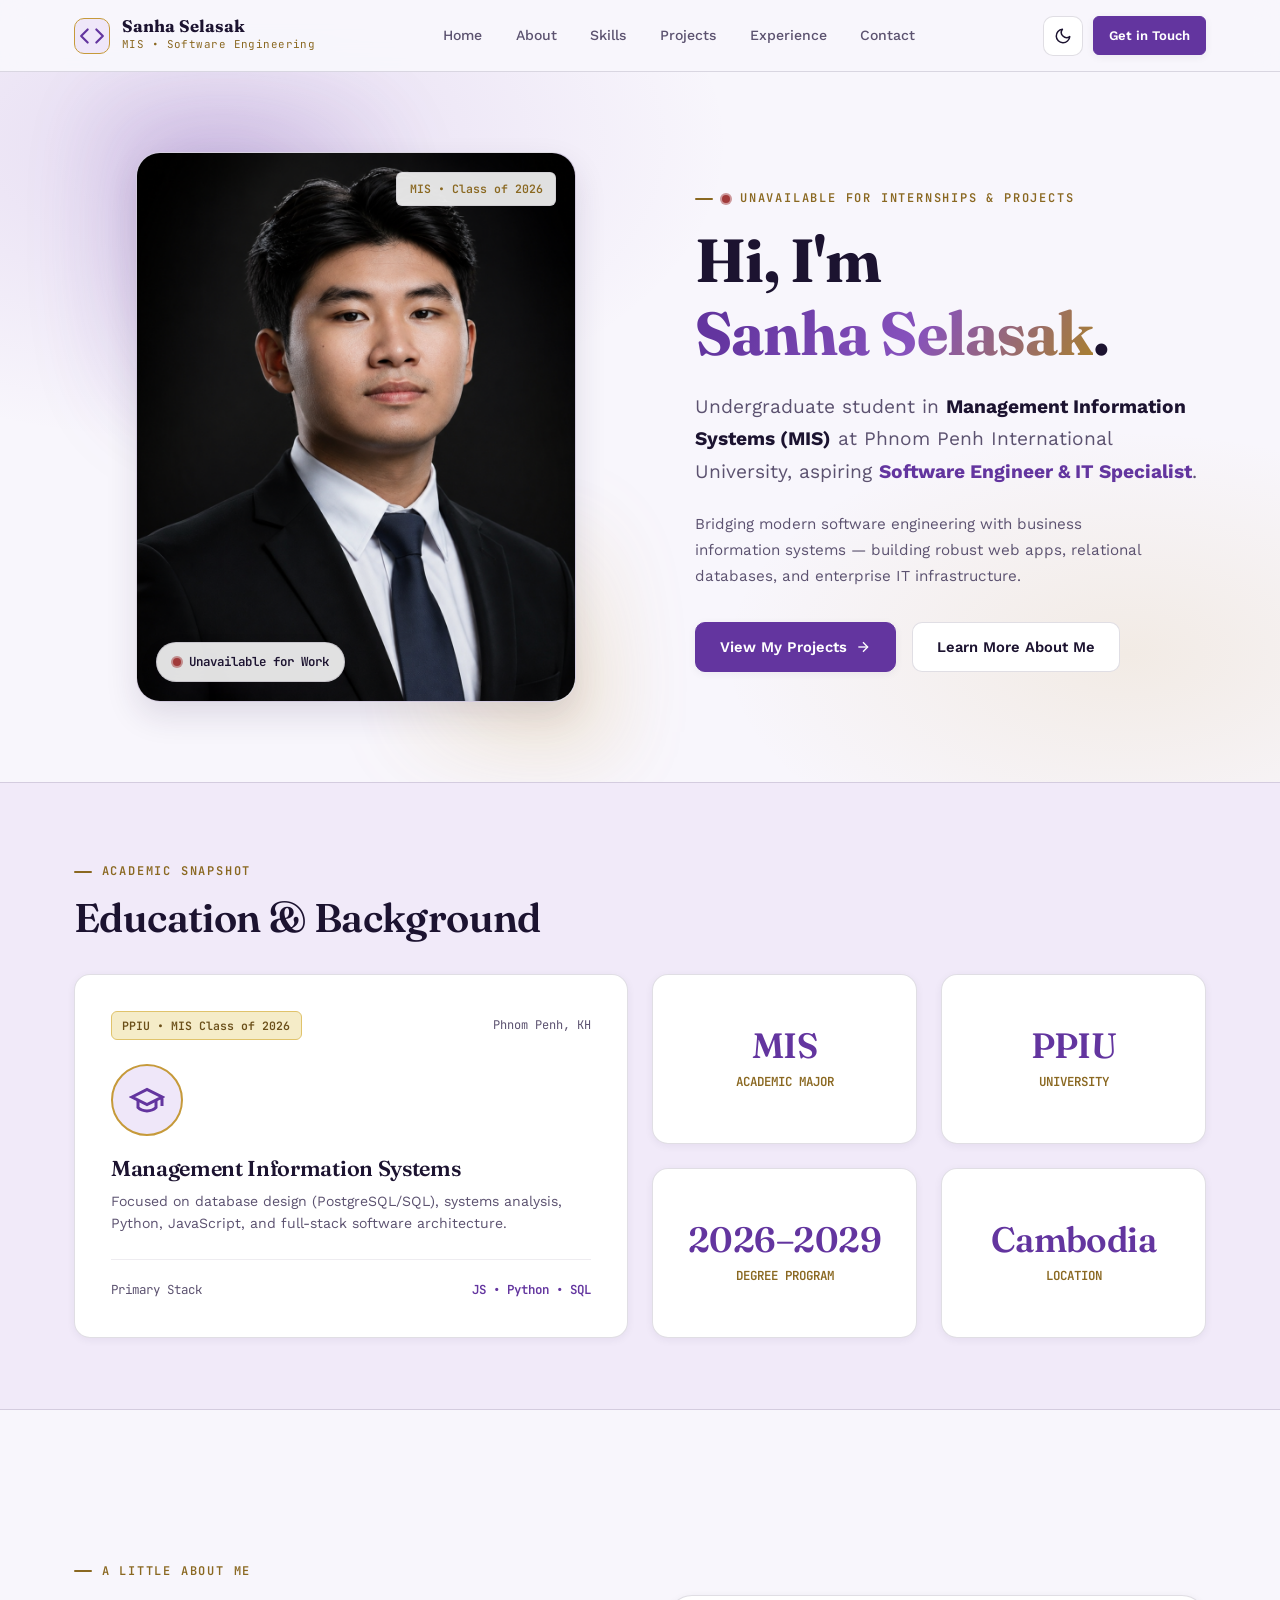
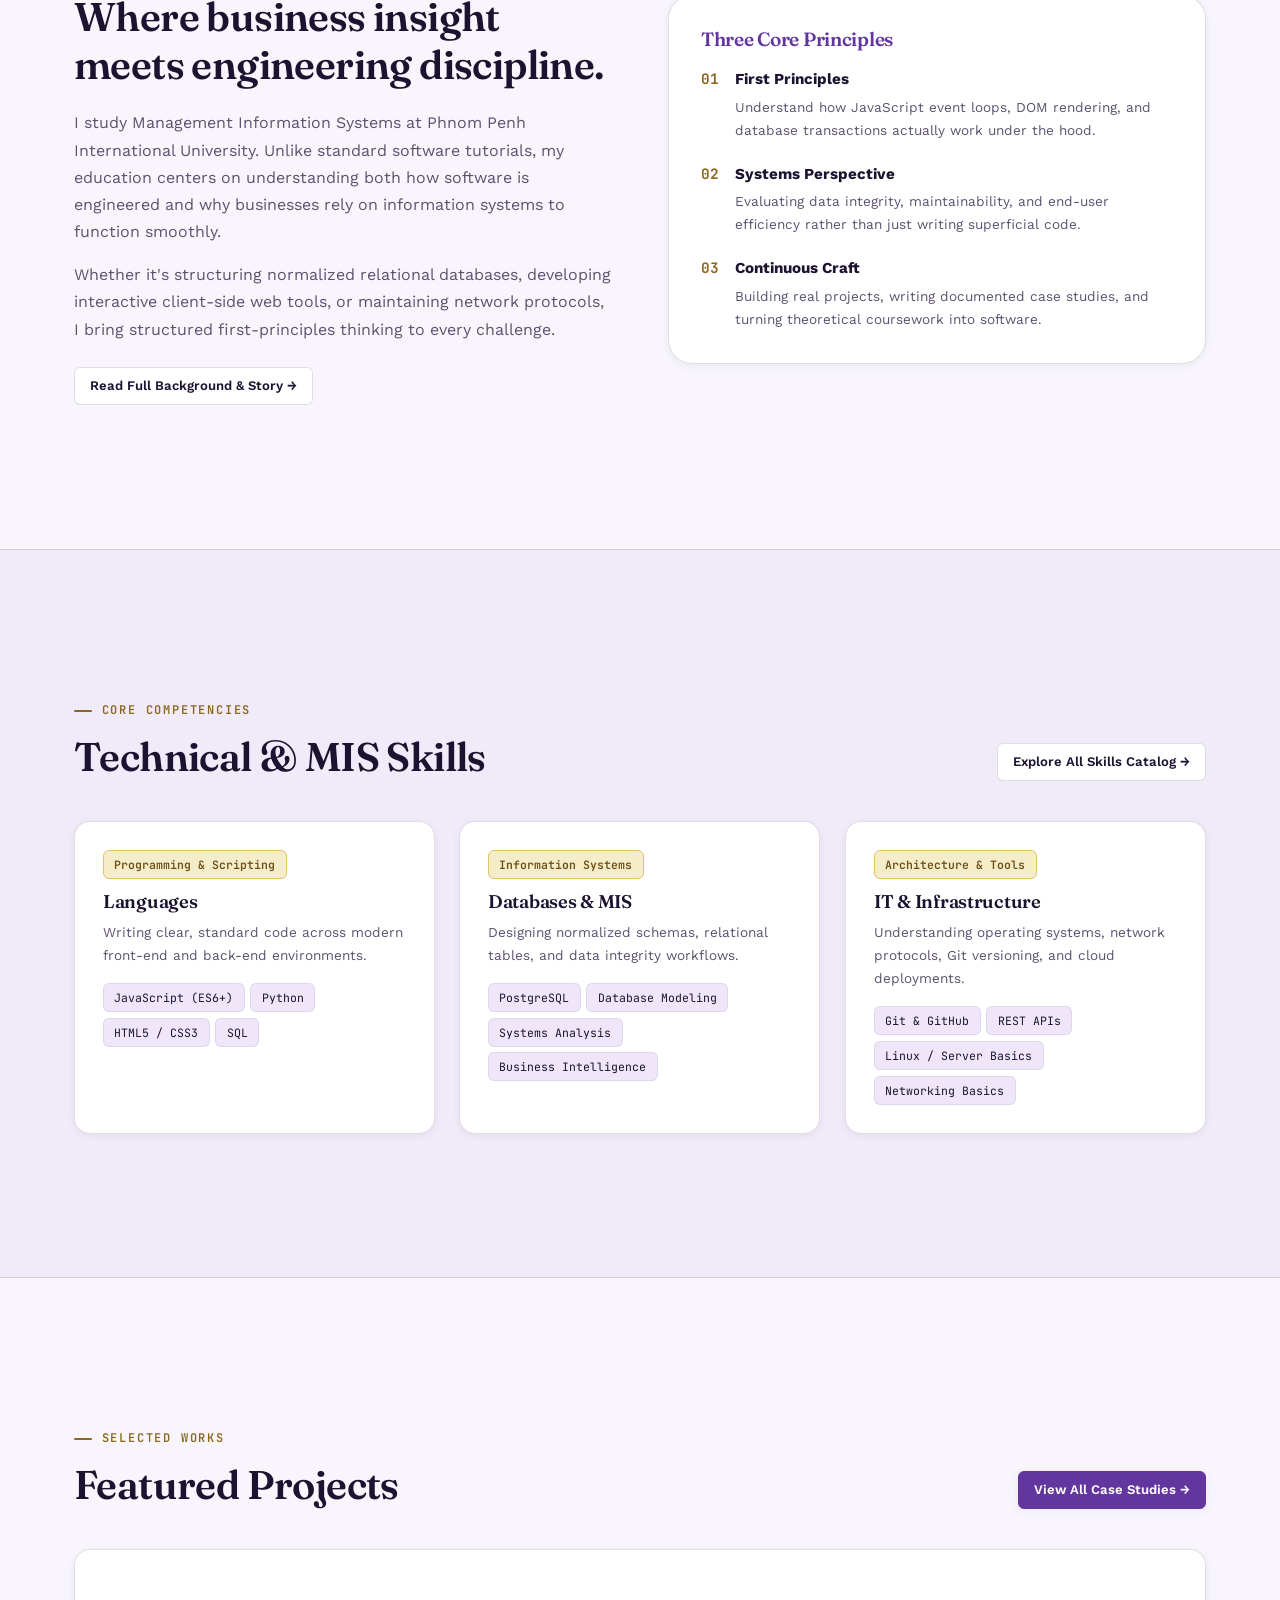
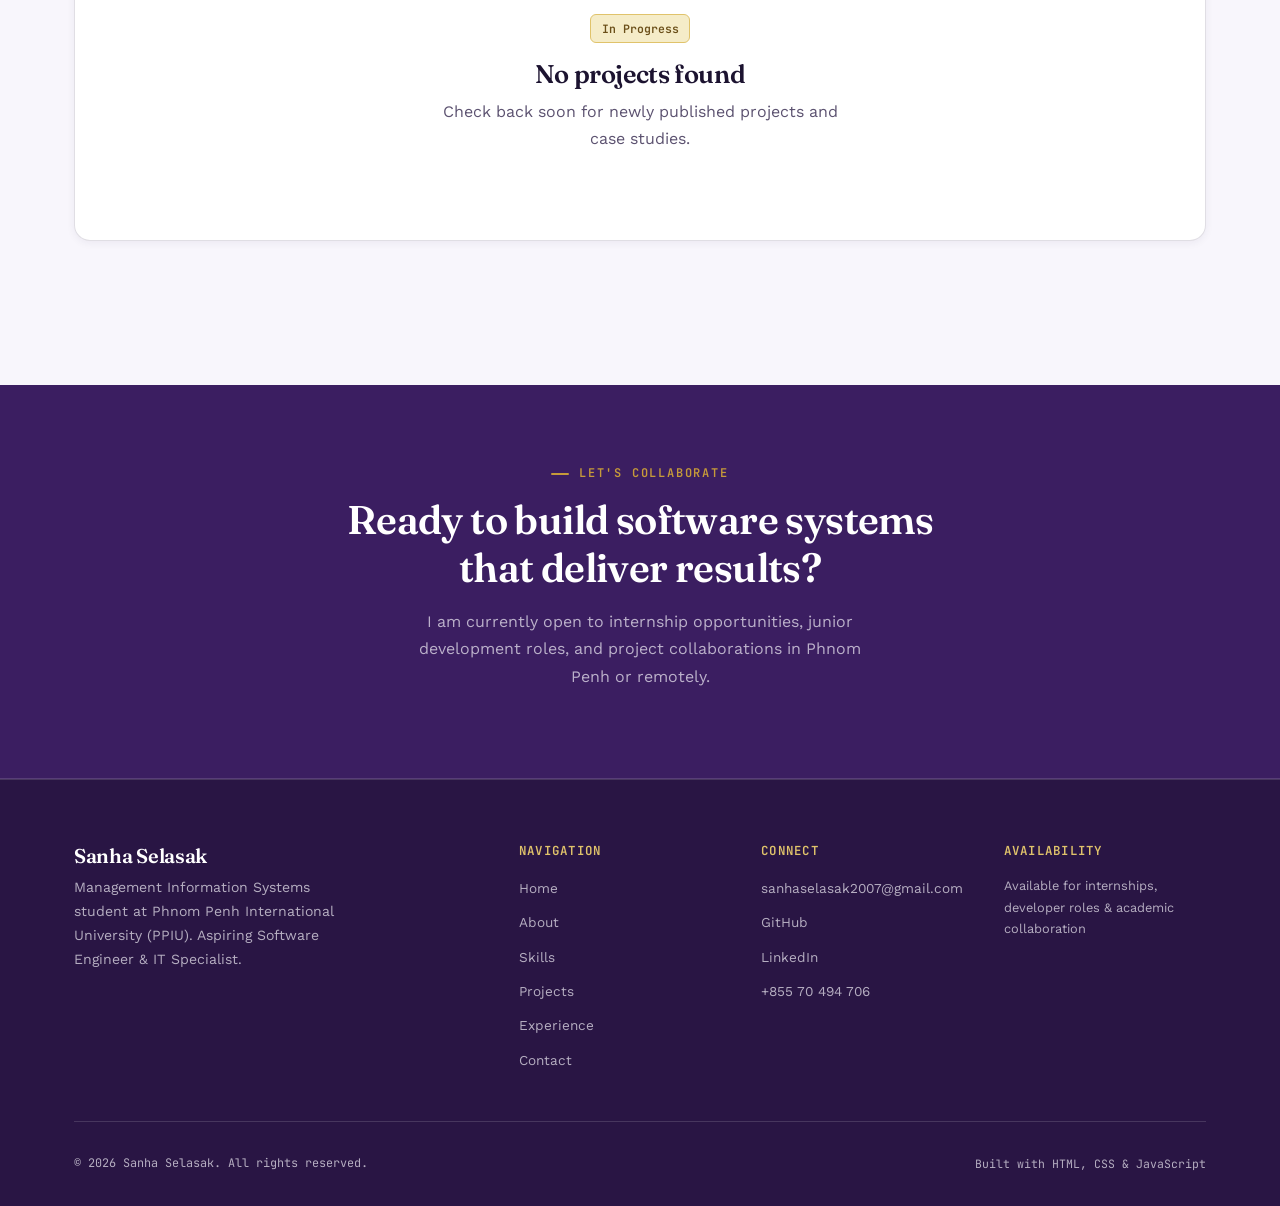
<file: index.html>
<!DOCTYPE html>
<html lang="en">

<head>
  <meta charset="UTF-8" />
  <meta name="viewport" content="width=device-width, initial-scale=1.0" />
  <title>Sanha Selasak — Portfolio | Aspiring Software Engineer & IT Specialist</title>
  <meta name="description"
    content="Personal portfolio of Sanha Selasak, MIS student and aspiring Software Engineer & IT Specialist based in Phnom Penh, Cambodia." />
  <meta property="og:title" content="Sanha Selasak — Portfolio | Aspiring Software Engineer & IT Specialist" />
  <meta property="og:description"
    content="Personal portfolio of Sanha Selasak, MIS student and aspiring Software Engineer & IT Specialist based in Phnom Penh, Cambodia." />
  <meta property="og:image" content="/assets/favicon-256.png" />
  <meta property="og:type" content="website" />

  <!-- Google Fonts -->
  <link rel="icon" type="image/png" sizes="32x32" href="./favicon-32.png" />
  <link rel="icon" type="image/png" sizes="256x256" href="./favicon-256.png" />
  <link rel="apple-touch-icon" href="./favicon-256.png" />
  <link rel="preconnect" href="https://fonts.googleapis.com" />
  <link rel="preconnect" href="https://fonts.gstatic.com" crossorigin />
  <link
    href="https://fonts.googleapis.com/css2?family=Fraunces:ital,opsz,wght@0,9..144,400;0,9..144,600;0,9..144,700;1,9..144,400&family=JetBrains+Mono:wght@400;500;600;700&family=Work+Sans:wght@300;400;500;600;700&display=swap"
    rel="stylesheet" />

  <!-- Stylesheets -->
  <link rel="stylesheet" href="./style.css" />
  <link rel="stylesheet" href="./responsive.css" />
  <link rel="stylesheet" href="./animations.css" />

  <!-- Instant Theme Script to avoid flash -->
  <script type="module" src="./theme.js"></script>
</head>

<body>

  <!-- Site Header & Navigation -->
  <header class="site-header">
    <div class="container header-container">
      <a href="./" class="brand-link">
        <div class="brand-logo">
          <svg viewBox="0 0 24 24" fill="none" stroke="currentColor" stroke-width="2" stroke-linecap="round"
            stroke-linejoin="round" style="color: var(--color-primary);">
            <polyline points="16 18 22 12 16 6"></polyline>
            <polyline points="8 6 2 12 8 18"></polyline>
          </svg>
        </div>
        <div class="brand-info">
          <span class="brand-name" data-bind="name">Sanha Selasak</span>
          <span class="brand-title">MIS • Software Engineering</span>
        </div>
      </a>

      <!-- Desktop Navigation Menu -->
      <nav aria-label="Main Navigation">
        <ul class="nav-menu">
          <li><a href="./" class="nav-link active">Home</a></li>
          <li><a href="./about.html" class="nav-link">About</a></li>
          <li><a href="./skills.html" class="nav-link">Skills</a></li>
          <li><a href="./projects.html" class="nav-link">Projects</a></li>
          <li><a href="./experience.html" class="nav-link">Experience</a></li>
          <li><a href="./contact.html" class="nav-link">Contact</a></li>
        </ul>
      </nav>

      <!-- Header Controls -->
      <div class="header-actions">
        <button class="theme-toggle-btn" aria-label="Toggle light or dark theme" title="Toggle Theme">
          <span class="theme-toggle-icon"></span>
        </button>
        <a href="./contact.html" class="btn btn-solid btn-sm">Get in Touch</a>
        <button class="hamburger-btn" aria-label="Toggle mobile menu" aria-expanded="false">
          <span class="hamburger-line"></span>
          <span class="hamburger-line"></span>
          <span class="hamburger-line"></span>
        </button>
      </div>
    </div>
  </header>

  <!-- Mobile Drawer -->
  <div class="mobile-nav-drawer">
    <a href="./" class="mobile-nav-link active">Home</a>
    <a href="./about.html" class="mobile-nav-link">About</a>
    <a href="./skills.html" class="mobile-nav-link">Skills</a>
    <a href="./projects.html" class="mobile-nav-link">Projects</a>
    <a href="./experience.html" class="mobile-nav-link">Experience</a>
    <a href="./contact.html" class="mobile-nav-link">Contact</a>
    <div style="margin-top: 1rem;">
      <a href="./contact.html" class="btn btn-solid" style="width: 100%;">Get in Touch</a>
    </div>
  </div>

  <main>
    <!-- Hero Section -->
    <section class="section bg-atmosphere hero-section">
      <div class="container">
        <div class="hero-grid">
          <!-- Left Column -->
          <div class="reveal delay-200 hero-visual">
            <div class="profile-holder">
              <div class="profile-holder-glow" aria-hidden="true"></div>
              <div class="profile-holder-frame">
                <svg viewBox="0 0 24 24" width="96" height="96" fill="none" stroke="currentColor" stroke-width="1.25">
                  <circle cx="12" cy="8" r="4"></circle>
                  <path d="M4 21c0-4 3.5-7 8-7s8 3 8 7"></path>
                </svg>
                <img src="./profile.png" alt="Photo of Sanha Selasak" onerror="this.style.display='none';" />
              </div>
              <div class="profile-holder-badge">
                <span class="status-dot"></span>
                <span>Unavailable for Work</span>
              </div>
              <div class="profile-holder-tag">MIS • Class of 2026</div>
            </div>
          </div>

          <!-- Right Column: Large Profile Holder -->
          <div class="animate-fade-up hero-content">
            <div class="eyebrow" style="margin-bottom: 1rem;">
              <span class="status-dot"></span> Unavailable for Internships & Projects
            </div>

            <h1 style="margin-bottom: 1.25rem;">
              Hi, I'm <span class="text-gradient" data-bind="name">Sanha Selasak</span>.
            </h1>

            <p
              style="font-size: clamp(1.05rem, 2vw, 1.2rem); color: var(--color-text-muted); line-height: 1.7; margin-bottom: 1.5rem; max-width: 54ch;">
              Undergraduate student in <strong style="color: var(--color-text);">Management Information Systems
                (MIS)</strong> at Phnom Penh International University, aspiring <strong
                style="color: var(--color-primary);">Software Engineer & IT Specialist</strong>.
            </p>

            <p style="font-size: 0.95rem; color: var(--color-text-muted); margin-bottom: 2rem; max-width: 52ch;">
              Bridging modern software engineering with business information systems — building robust web apps,
              relational databases, and enterprise IT infrastructure.
            </p>

            <div class="hero-actions" style="display: flex; gap: 1rem; align-items: center; flex-wrap: wrap;">
              <a href="./projects.html" class="btn btn-solid">
                <span>View My Projects</span>
                <svg viewBox="0 0 24 24" width="16" height="16" fill="none" stroke="currentColor" stroke-width="2">
                  <line x1="5" y1="12" x2="19" y2="12"></line>
                  <polyline points="12 5 19 12 12 19"></polyline>
                </svg>
              </a>
              <a href="./about.html" class="btn btn-line">Learn More About Me</a>
            </div>
          </div>
        </div>
      </div>
    </section>

    <!-- Education & Info Section -->
    <section class="section section-soft" id="academic-snapshot" style="padding-top: 4.5rem; padding-bottom: 4.5rem;">
      <div class="container">
        <div class="eyebrow">Academic Snapshot</div>
        <h2 style="margin-bottom: 2rem;">Education & Background</h2>

        <div class="info-grid">
          <!-- Featured MIS Card -->
          <div class="card hover-lift reveal featured-info-card">
            <div>
              <div
                style="display: flex; align-items: center; justify-content: space-between; margin-bottom: 1.5rem; flex-wrap: wrap; gap: 0.5rem;">
                <span class="tag tag-gold">PPIU • MIS Class of 2026</span>
                <span style="font-family: var(--font-mono); font-size: 0.75rem; color: var(--color-text-muted);">Phnom
                  Penh, KH</span>
              </div>

              <div
                style="width: 72px; height: 72px; border-radius: 50%; background: var(--color-primary-soft); border: 2px solid var(--color-gold-solid); display: flex; align-items: center; justify-content: center; margin-bottom: 1.25rem;">
                <svg viewBox="0 0 24 24" width="36" height="36" fill="none" stroke="currentColor" stroke-width="2"
                  style="color: var(--color-primary);">
                  <path d="M22 10v6M2 10l10-5 10 5-10 5z"></path>
                  <path d="M6 12v5c3 3 9 3 12 0v-5"></path>
                </svg>
              </div>

              <h3 style="font-size: 1.35rem; margin-bottom: 0.5rem;">Management Information Systems</h3>
              <p style="font-size: 0.88rem; color: var(--color-text-muted); line-height: 1.6;">
                Focused on database design (PostgreSQL/SQL), systems analysis, Python, JavaScript, and full-stack
                software architecture.
              </p>
            </div>

            <div
              style="border-top: 1px solid var(--color-border-soft); padding-top: 1.25rem; margin-top: 1.5rem; display: flex; align-items: center; justify-content: space-between; font-family: var(--font-mono); font-size: 0.78rem;">
              <span style="color: var(--color-text-muted);">Primary Stack</span>
              <span style="color: var(--color-primary); font-weight: 600;">JS • Python • SQL</span>
            </div>
          </div>

          <!-- Supporting Stat Cards -->
          <div class="card hover-lift reveal delay-100 stat-card">
            <h2 style="color: var(--color-primary); font-size: 2.2rem; margin-bottom: 0.25rem;">MIS</h2>
            <p
              style="font-family: var(--font-mono); font-size: 0.78rem; text-transform: uppercase; color: var(--color-gold); margin: 0; font-weight: 600;">
              Academic Major</p>
          </div>
          <div class="card hover-lift reveal delay-200 stat-card">
            <h2 style="color: var(--color-primary); font-size: 2.2rem; margin-bottom: 0.25rem;">PPIU</h2>
            <p
              style="font-family: var(--font-mono); font-size: 0.78rem; text-transform: uppercase; color: var(--color-gold); margin: 0; font-weight: 600;">
              University</p>
          </div>
          <div class="card hover-lift reveal delay-300 stat-card">
            <h2 style="color: var(--color-primary); font-size: 2.2rem; margin-bottom: 0.25rem;">2026–2029</h2>
            <p
              style="font-family: var(--font-mono); font-size: 0.78rem; text-transform: uppercase; color: var(--color-gold); margin: 0; font-weight: 600;">
              Degree Program</p>
          </div>
          <div class="card hover-lift reveal delay-400 stat-card">
            <h2 style="color: var(--color-primary); font-size: 2.2rem; margin-bottom: 0.25rem;">Cambodia</h2>
            <p
              style="font-family: var(--font-mono); font-size: 0.78rem; text-transform: uppercase; color: var(--color-gold); margin: 0; font-weight: 600;">
              Location</p>
          </div>
        </div>
      </div>
    </section>

    <!-- Brief Introduction / About Teaser -->
    <section class="section">
      <div class="container">
        <div class="about-columns"
          style="display: grid; grid-template-columns: 1fr 1fr; gap: 3.5rem; align-items: center;">
          <div class="reveal-left">
            <div class="eyebrow">A Little About Me</div>
            <h2 style="margin-bottom: 1.25rem;">
              Where business insight meets engineering discipline.
            </h2>
            <p>
              I study Management Information Systems at Phnom Penh International University. Unlike standard software
              tutorials, my education centers on understanding both how software is engineered and why businesses rely
              on information systems to function smoothly.
            </p>
            <p>
              Whether it's structuring normalized relational databases, developing interactive client-side web tools, or
              maintaining network protocols, I bring structured first-principles thinking to every challenge.
            </p>
            <div style="margin-top: 1.5rem;">
              <a href="./about.html" class="btn btn-line btn-sm">Read Full Background & Story →</a>
            </div>
          </div>

          <div class="reveal-right delay-200">
            <div class="card" style="padding: 2rem; background: var(--color-surface); border-radius: var(--radius-xl);">
              <h3 style="font-size: 1.2rem; margin-bottom: 1rem; color: var(--color-primary);">Three Core Principles
              </h3>

              <div style="display: flex; flex-direction: column; gap: 1.25rem;">
                <div style="display: flex; gap: 1rem;">
                  <div
                    style="font-family: var(--font-mono); font-weight: 700; color: var(--color-gold); font-size: 0.9rem;">
                    01</div>
                  <div>
                    <strong style="display: block; font-size: 0.95rem; margin-bottom: 0.2rem;">First Principles</strong>
                    <p style="font-size: 0.85rem; margin: 0;">Understand how JavaScript event loops, DOM rendering, and
                      database transactions actually work under the hood.</p>
                  </div>
                </div>

                <div style="display: flex; gap: 1rem;">
                  <div
                    style="font-family: var(--font-mono); font-weight: 700; color: var(--color-gold); font-size: 0.9rem;">
                    02</div>
                  <div>
                    <strong style="display: block; font-size: 0.95rem; margin-bottom: 0.2rem;">Systems
                      Perspective</strong>
                    <p style="font-size: 0.85rem; margin: 0;">Evaluating data integrity, maintainability, and end-user
                      efficiency rather than just writing superficial code.</p>
                  </div>
                </div>

                <div style="display: flex; gap: 1rem;">
                  <div
                    style="font-family: var(--font-mono); font-weight: 700; color: var(--color-gold); font-size: 0.9rem;">
                    03</div>
                  <div>
                    <strong style="display: block; font-size: 0.95rem; margin-bottom: 0.2rem;">Continuous Craft</strong>
                    <p style="font-size: 0.85rem; margin: 0;">Building real projects, writing documented case studies,
                      and turning theoretical coursework into software.</p>
                  </div>
                </div>
              </div>
            </div>
          </div>
        </div>
      </div>
    </section>

    <!-- Skills Snapshot -->
    <section class="section section-soft">
      <div class="container">
        <div
          style="display: flex; justify-content: space-between; align-items: flex-end; margin-bottom: 2.5rem; flex-wrap: wrap; gap: 1rem;">
          <div>
            <div class="eyebrow">Core Competencies</div>
            <h2>Technical & MIS Skills</h2>
          </div>
          <a href="./skills.html" class="btn btn-line btn-sm">Explore All Skills Catalog →</a>
        </div>

        <div class="grid-3">
          <div class="card hover-lift reveal delay-100">
            <span class="tag tag-gold" style="margin-bottom: 0.75rem;">Programming & Scripting</span>
            <h3 style="font-size: 1.15rem; margin-bottom: 0.5rem;">Languages</h3>
            <p style="font-size: 0.85rem; margin-bottom: 1rem;">Writing clear, standard code across modern front-end and
              back-end environments.</p>
            <div style="display: flex; flex-wrap: wrap; gap: 0.35rem;">
              <span class="tag">JavaScript (ES6+)</span>
              <span class="tag">Python</span>
              <span class="tag">HTML5 / CSS3</span>
              <span class="tag">SQL</span>
            </div>
          </div>

          <div class="card hover-lift reveal delay-200">
            <span class="tag tag-gold" style="margin-bottom: 0.75rem;">Information Systems</span>
            <h3 style="font-size: 1.15rem; margin-bottom: 0.5rem;">Databases & MIS</h3>
            <p style="font-size: 0.85rem; margin-bottom: 1rem;">Designing normalized schemas, relational tables, and
              data integrity workflows.</p>
            <div style="display: flex; flex-wrap: wrap; gap: 0.35rem;">
              <span class="tag">PostgreSQL</span>
              <span class="tag">Database Modeling</span>
              <span class="tag">Systems Analysis</span>
              <span class="tag">Business Intelligence</span>
            </div>
          </div>

          <div class="card hover-lift reveal delay-300">
            <span class="tag tag-gold" style="margin-bottom: 0.75rem;">Architecture & Tools</span>
            <h3 style="font-size: 1.15rem; margin-bottom: 0.5rem;">IT & Infrastructure</h3>
            <p style="font-size: 0.85rem; margin-bottom: 1rem;">Understanding operating systems, network protocols, Git
              versioning, and cloud deployments.</p>
            <div style="display: flex; flex-wrap: wrap; gap: 0.35rem;">
              <span class="tag">Git & GitHub</span>
              <span class="tag">REST APIs</span>
              <span class="tag">Linux / Server Basics</span>
              <span class="tag">Networking Basics</span>
            </div>
          </div>
        </div>
      </div>
    </section>

    <!-- Featured Projects Teaser -->
    <section class="section">
      <div class="container">
        <div
          style="display: flex; justify-content: space-between; align-items: flex-end; margin-bottom: 2.5rem; flex-wrap: wrap; gap: 1rem;">
          <div>
            <div class="eyebrow">Selected Works</div>
            <h2>Featured Projects</h2>
          </div>
          <a href="./projects.html" class="btn btn-solid btn-sm">View All Case Studies →</a>
        </div>

        <div id="projects-grid" class="grid-2">
          <!-- Dynamic projects injected here by projects.js -->
        </div>
      </div>
    </section>

    <!-- Dark Call-to-Action Banner -->
    <section class="page-banner" style="padding: 4.5rem 0 5.5rem; text-align: center;">
      <div class="container" style="position: relative; z-index: 10;">
        <div class="eyebrow" style="color: var(--color-gold-solid); justify-content: center;">Let's Collaborate</div>
        <h2 style="color: #ffffff; margin-bottom: 1rem; max-width: 24ch; margin-left: auto; margin-right: auto;">
          Ready to build software systems that deliver results?
        </h2>
        <p style="color: var(--color-ondark-text-muted); max-width: 48ch; margin: 0 auto; font-size: 1rem;">
          I am currently open to internship opportunities, junior development roles, and project collaborations in Phnom
          Penh or remotely.
        </p>
      </div>
    </section>
  </main>

  <!-- Case Study Reader Modal -->
  <div id="case-study-modal" class="modal-backdrop" role="dialog" aria-modal="true">
    <div class="modal-card">
      <div class="modal-header">
        <span class="tag tag-gold" style="font-size: 0.72rem;">Case Study Overview</span>
        <button id="close-modal-btn" class="modal-close-btn" aria-label="Close modal">
          <svg viewBox="0 0 24 24" width="20" height="20" fill="none" stroke="currentColor" stroke-width="2">
            <line x1="18" y1="6" x2="6" y2="18"></line>
            <line x1="6" y1="6" x2="18" y2="18"></line>
          </svg>
        </button>
      </div>
      <div id="modal-case-study-content"></div>
    </div>
  </div>

  <!-- Site Footer -->
  <footer class="site-footer">
    <div class="container">
      <div class="footer-grid">
        <div class="footer-brand">
          <h4 data-bind="name">Sanha Selasak</h4>
          <p>
            Management Information Systems student at Phnom Penh International University (PPIU). Aspiring Software
            Engineer & IT Specialist.
          </p>
        </div>

        <div class="footer-col">
          <h5>Navigation</h5>
          <ul class="footer-links">
            <li><a href="./" class="footer-link">Home</a></li>
            <li><a href="./about.html" class="footer-link">About</a></li>
            <li><a href="./skills.html" class="footer-link">Skills</a></li>
            <li><a href="./projects.html" class="footer-link">Projects</a></li>
            <li><a href="./experience.html" class="footer-link">Experience</a></li>
            <li><a href="./contact.html" class="footer-link">Contact</a></li>
          </ul>
        </div>

        <div class="footer-col">
          <h5>Connect</h5>
          <ul class="footer-links">
            <li><a href="mailto:sanhaselasak2007@gmail.com" class="footer-link" data-bind="email">Email</a></li>
            <li><a href="https://github.com/sanhaselasak" target="_blank" rel="noopener noreferrer" class="footer-link"
                data-bind="github_url">GitHub</a></li>
            <li><a href="https://linkedin.com" target="_blank" rel="noopener noreferrer" class="footer-link"
                data-bind="linkedin_url">LinkedIn</a></li>
            <li><a href="tel:+85570494706" class="footer-link" data-bind="phone">+855 70 494 706</a></li>
          </ul>
        </div>

        <div class="footer-col">
          <h5>Availability</h5>
          <p style="font-size: 0.8rem; color: var(--color-ondark-text-muted); margin-bottom: 0.75rem;"
            data-bind="availability_status">
            Available for internships, developer roles &amp; academic collaboration.
          </p>
        </div>
      </div>

      <div class="footer-bottom">
        <div>
          © <span class="current-year">2026</span> <span data-bind="name">Sanha Selasak</span>. All rights reserved.
        </div>
        <div style="font-family: var(--font-mono); font-size: 0.72rem;">
          Built with HTML, CSS & JavaScript
        </div>
      </div>
    </div>
  </footer>

  <!-- Core Scripts -->
  <script type="module" src="./api.js"></script>
  <script type="module" src="./navigation.js"></script>
  <script type="module" src="./animations.js"></script>
  <script type="module" src="./projects.js"></script>
  <script type="module" src="./main.js"></script>
</body>

</html>
</file>
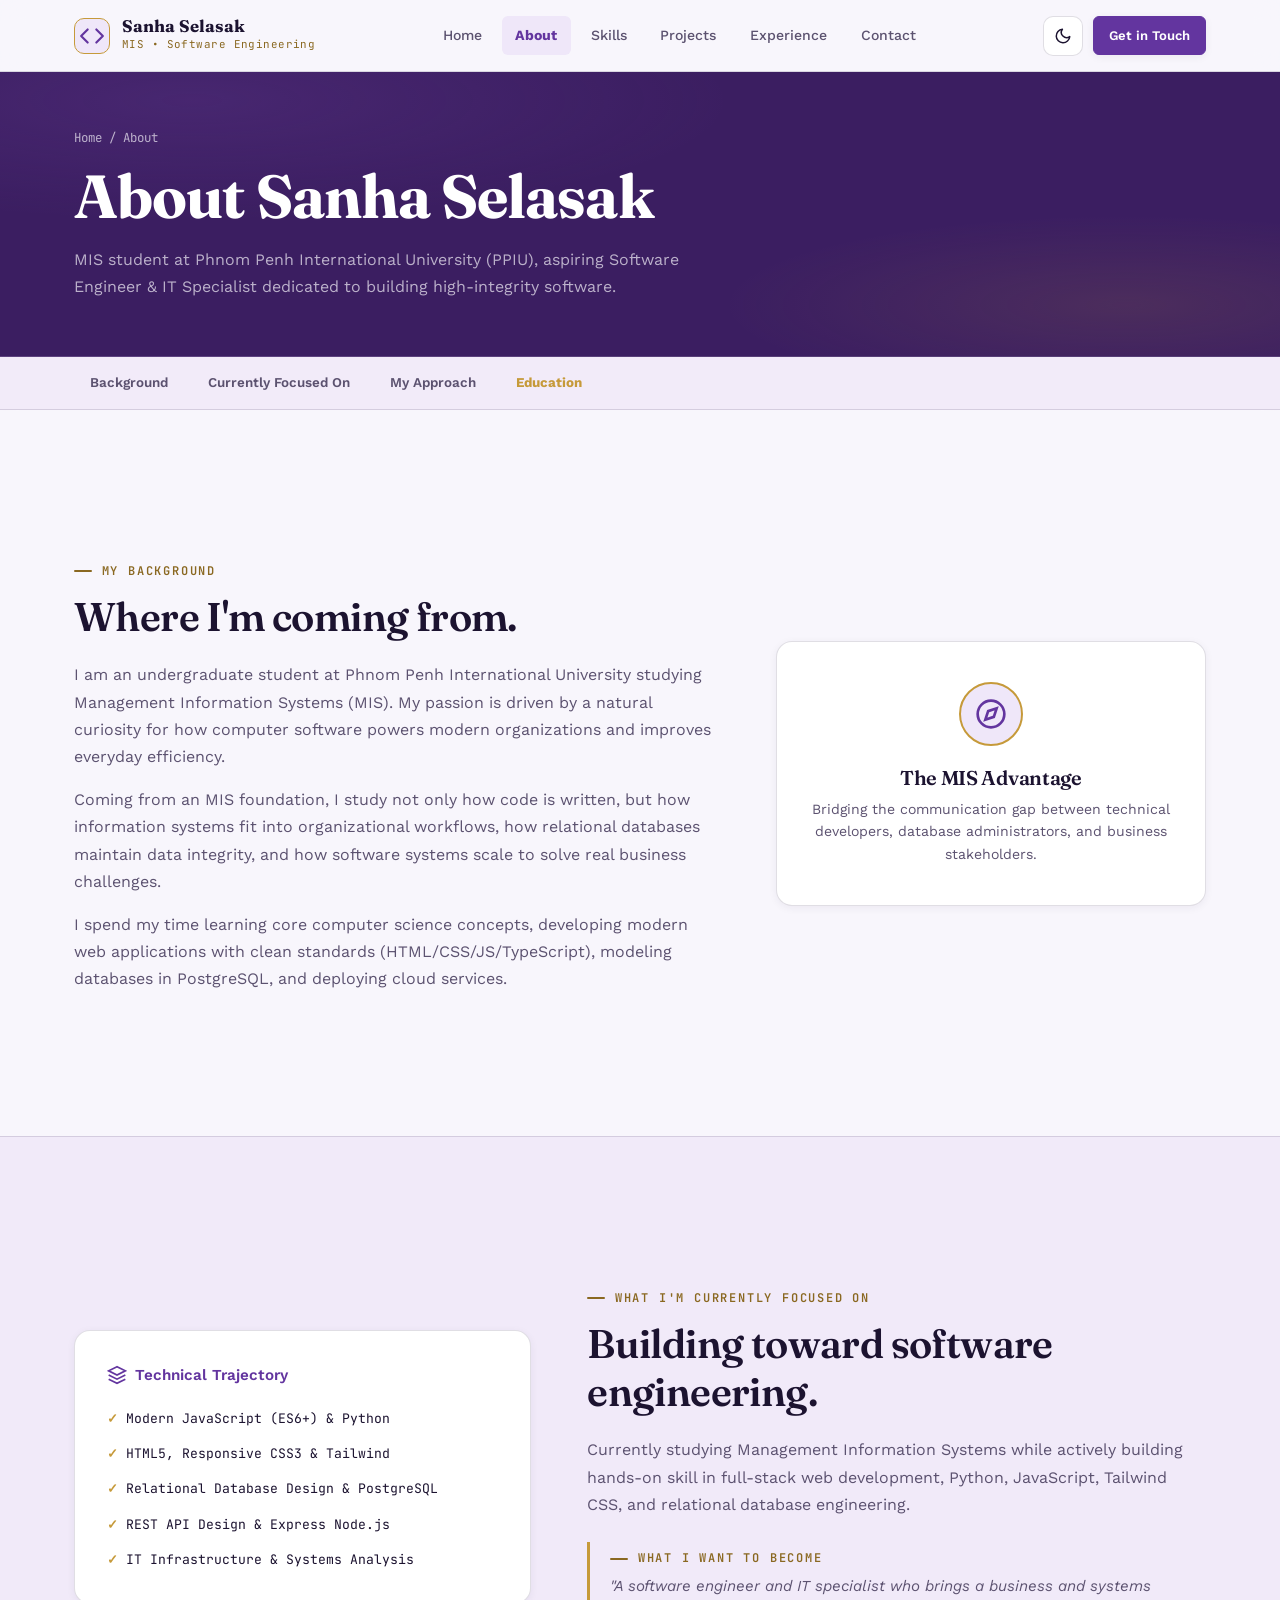
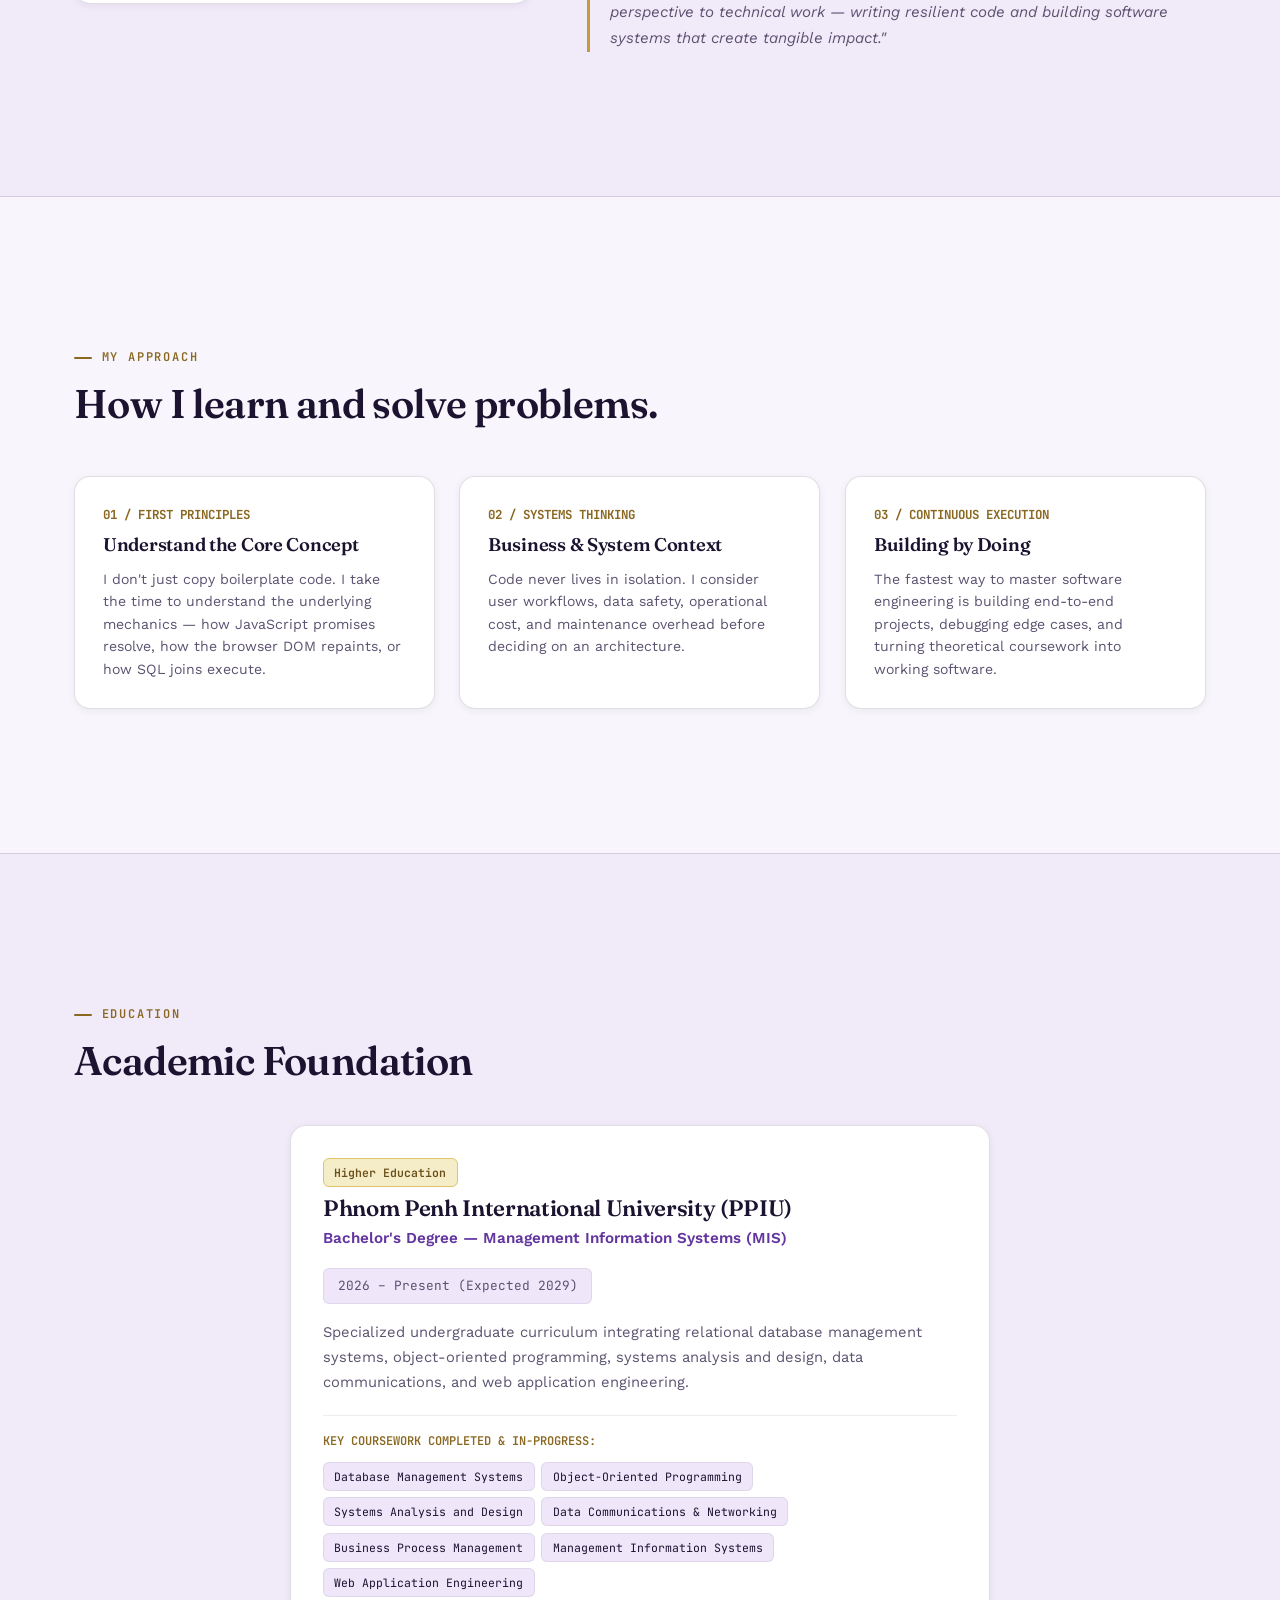
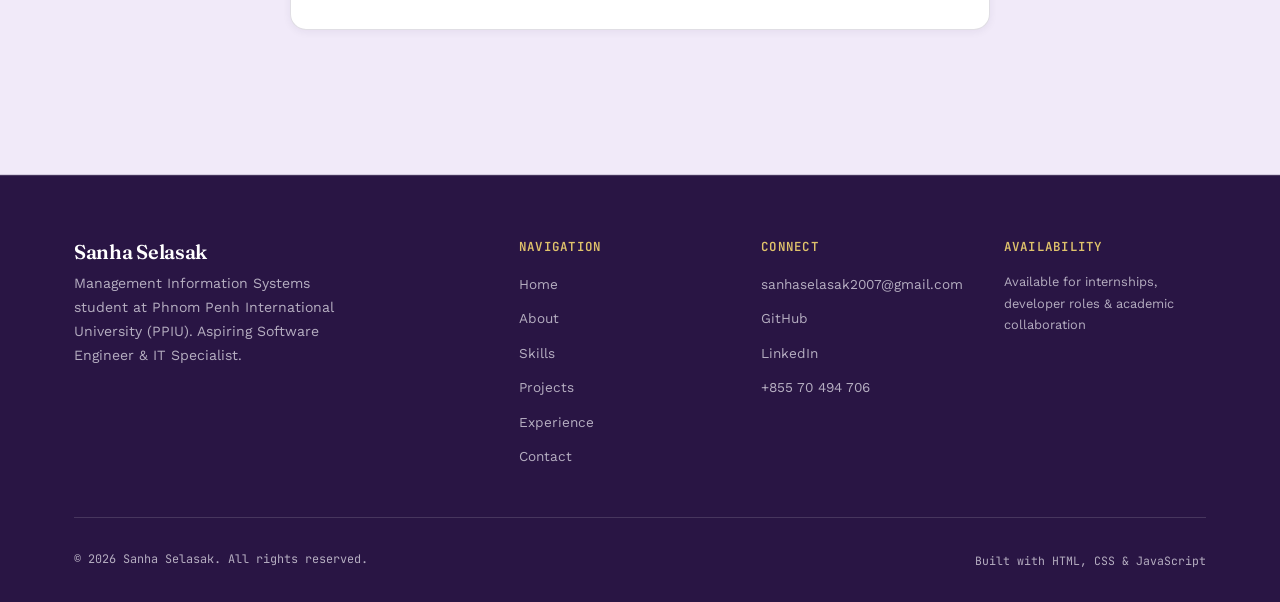
<file: about.html>
<!DOCTYPE html>
<html lang="en">

<head>
  <meta charset="UTF-8" />
  <meta name="viewport" content="width=device-width, initial-scale=1.0" />
  <title>About Sanha Selasak — Portfolio & Background</title>
  <meta name="description"
    content="Learn about Sanha Selasak, MIS student at Phnom Penh International University, aspiring Software Engineer and IT specialist." />

  <!-- Google Fonts -->
  <link rel="icon" type="image/png" sizes="32x32" href="./favicon-32.png" />
  <link rel="icon" type="image/png" sizes="256x256" href="./favicon-256.png" />
  <link rel="apple-touch-icon" href="./favicon-256.png" />
  <link rel="preconnect" href="https://fonts.googleapis.com" />
  <link rel="preconnect" href="https://fonts.gstatic.com" crossorigin />
  <link
    href="https://fonts.googleapis.com/css2?family=Fraunces:ital,opsz,wght@0,9..144,400;0,9..144,600;0,9..144,700;1,9..144,400&family=JetBrains+Mono:wght@400;500;600;700&family=Work+Sans:wght@300;400;500;600;700&display=swap"
    rel="stylesheet" />

  <!-- Stylesheets -->
  <link rel="stylesheet" href="./style.css" />
  <link rel="stylesheet" href="./responsive.css" />
  <link rel="stylesheet" href="./animations.css" />

  <script type="module" src="./theme.js"></script>
</head>

<body>

  <!-- Site Header -->
  <header class="site-header">
    <div class="container header-container">
      <a href="./" class="brand-link">
        <div class="brand-logo">
          <svg viewBox="0 0 24 24" fill="none" stroke="currentColor" stroke-width="2" stroke-linecap="round"
            stroke-linejoin="round" style="color: var(--color-primary);">
            <polyline points="16 18 22 12 16 6"></polyline>
            <polyline points="8 6 2 12 8 18"></polyline>
          </svg>
        </div>
        <div class="brand-info">
          <span class="brand-name" data-bind="name">Sanha Selasak</span>
          <span class="brand-title">MIS • Software Engineering</span>
        </div>
      </a>

      <nav aria-label="Main Navigation">
        <ul class="nav-menu">
          <li><a href="./" class="nav-link">Home</a></li>
          <li><a href="./about.html" class="nav-link active">About</a></li>
          <li><a href="./skills.html" class="nav-link">Skills</a></li>
          <li><a href="./projects.html" class="nav-link">Projects</a></li>
          <li><a href="./experience.html" class="nav-link">Experience</a></li>
          <li><a href="./contact.html" class="nav-link">Contact</a></li>
        </ul>
      </nav>

      <div class="header-actions">
        <button class="theme-toggle-btn" aria-label="Toggle light or dark theme" title="Toggle Theme">
          <span class="theme-toggle-icon"></span>
        </button>
        <a href="./contact.html" class="btn btn-solid btn-sm">Get in Touch</a>
        <button class="hamburger-btn" aria-label="Toggle mobile menu" aria-expanded="false">
          <span class="hamburger-line"></span>
          <span class="hamburger-line"></span>
          <span class="hamburger-line"></span>
        </button>
      </div>
    </div>
  </header>

  <!-- Mobile Drawer -->
  <div class="mobile-nav-drawer">
    <a href="./" class="mobile-nav-link">Home</a>
    <a href="./about.html" class="mobile-nav-link active">About</a>
    <a href="./skills.html" class="mobile-nav-link">Skills</a>
    <a href="./projects.html" class="mobile-nav-link">Projects</a>
    <a href="./experience.html" class="mobile-nav-link">Experience</a>
    <a href="./contact.html" class="mobile-nav-link">Contact</a>
    <div style="margin-top: 1rem;">
      <a href="./contact.html" class="btn btn-solid" style="width: 100%;">Get in Touch</a>
    </div>
  </div>

  <main>
    <!-- Page Banner -->
    <div class="page-banner bg-atmosphere">
      <div class="container">
        <div class="breadcrumb">
          <a href="./">Home</a> / About
        </div>
        <h1>About Sanha Selasak</h1>
        <p>
          MIS student at Phnom Penh International University (PPIU), aspiring Software Engineer & IT Specialist
          dedicated to building high-integrity software.
        </p>
      </div>
    </div>

    <!-- Sticky Subnavigation -->
    <div class="subnav-sticky">
      <div class="container">
        <div class="subnav-list">
          <a href="#background" class="subnav-btn">Background</a>
          <a href="#focus" class="subnav-btn">Currently Focused On</a>
          <a href="#approach" class="subnav-btn">My Approach</a>
          <a href="#education" class="subnav-btn">Education</a>
        </div>
      </div>
    </div>

    <!-- Section 1: Background -->
    <section id="background" class="section">
      <div class="container">
        <div class="about-columns"
          style="display: grid; grid-template-columns: 1.2fr 0.8fr; gap: 3.5rem; align-items: center;">
          <div class="reveal-left">
            <div class="eyebrow">My Background</div>
            <h2 style="margin-bottom: 1.25rem;">Where I'm coming from.</h2>
            <p>
              I am an undergraduate student at Phnom Penh International University studying Management Information
              Systems (MIS). My passion is driven by a natural curiosity for how computer software powers modern
              organizations and improves everyday efficiency.
            </p>
            <p>
              Coming from an MIS foundation, I study not only how code is written, but how information systems fit into
              organizational workflows, how relational databases maintain data integrity, and how software systems scale
              to solve real business challenges.
            </p>
            <p>
              I spend my time learning core computer science concepts, developing modern web applications with clean
              standards (HTML/CSS/JS/TypeScript), modeling databases in PostgreSQL, and deploying cloud services.
            </p>
          </div>

          <div class="reveal-right">
            <div class="card hover-lift" style="text-align: center; padding: 2.5rem 2rem;">
              <div
                style="width: 64px; height: 64px; border-radius: 50%; background: var(--color-primary-soft); border: 2px solid var(--color-gold-solid); display: flex; align-items: center; justify-content: center; margin: 0 auto 1.25rem; color: var(--color-primary);">
                <svg viewBox="0 0 24 24" width="32" height="32" fill="none" stroke="currentColor" stroke-width="2">
                  <circle cx="12" cy="12" r="10"></circle>
                  <polygon points="16.24 7.76 14.12 14.12 7.76 16.24 9.88 9.88 16.24 7.76"></polygon>
                </svg>
              </div>
              <h3 style="font-size: 1.25rem; margin-bottom: 0.5rem;">The MIS Advantage</h3>
              <p style="font-size: 0.88rem; color: var(--color-text-muted); line-height: 1.6; margin: 0;">
                Bridging the communication gap between technical developers, database administrators, and business
                stakeholders.
              </p>
            </div>
          </div>
        </div>
      </div>
    </section>

    <!-- Section 2: Currently Focused On -->
    <section id="focus" class="section section-soft">
      <div class="container">
        <div class="about-columns"
          style="display: grid; grid-template-columns: 0.85fr 1.15fr; gap: 3.5rem; align-items: center;">
          <div class="reveal-left">
            <div class="card hover-lift" style="padding: 2rem;">
              <div
                style="display: flex; align-items: center; gap: 0.5rem; color: var(--color-primary); font-weight: 600; margin-bottom: 1.25rem; font-size: 0.95rem;">
                <svg viewBox="0 0 24 24" width="20" height="20" fill="none" stroke="currentColor" stroke-width="2">
                  <polygon points="12 2 2 7 12 12 22 7 12 2"></polygon>
                  <polyline points="2 17 12 22 22 17"></polyline>
                  <polyline points="2 12 12 17 22 12"></polyline>
                </svg>
                <span>Technical Trajectory</span>
              </div>
              <div
                style="display: flex; flex-direction: column; gap: 0.85rem; font-family: var(--font-mono); font-size: 0.82rem;">
                <div style="display: flex; align-items: center; gap: 0.5rem;">
                  <span style="color: var(--color-gold-solid); font-weight: bold;">✓</span>
                  <span>Modern JavaScript (ES6+) & Python</span>
                </div>
                <div style="display: flex; align-items: center; gap: 0.5rem;">
                  <span style="color: var(--color-gold-solid); font-weight: bold;">✓</span>
                  <span>HTML5, Responsive CSS3 & Tailwind</span>
                </div>
                <div style="display: flex; align-items: center; gap: 0.5rem;">
                  <span style="color: var(--color-gold-solid); font-weight: bold;">✓</span>
                  <span>Relational Database Design & PostgreSQL</span>
                </div>
                <div style="display: flex; align-items: center; gap: 0.5rem;">
                  <span style="color: var(--color-gold-solid); font-weight: bold;">✓</span>
                  <span>REST API Design & Express Node.js</span>
                </div>
                <div style="display: flex; align-items: center; gap: 0.5rem;">
                  <span style="color: var(--color-gold-solid); font-weight: bold;">✓</span>
                  <span>IT Infrastructure & Systems Analysis</span>
                </div>
              </div>
            </div>
          </div>

          <div class="reveal-right">
            <div class="eyebrow">What I'm Currently Focused On</div>
            <h2 style="margin-bottom: 1.25rem;">Building toward software engineering.</h2>
            <p>
              Currently studying Management Information Systems while actively building hands-on skill in full-stack web
              development, Python, JavaScript, Tailwind CSS, and relational database engineering.
            </p>
            <div style="margin-top: 1.5rem; padding-left: 1.25rem; border-left: 3px solid var(--color-gold-solid);">
              <div class="eyebrow" style="margin-bottom: 0.35rem;">What I Want to Become</div>
              <p style="font-style: italic; font-size: 0.95rem; margin: 0;">
                "A software engineer and IT specialist who brings a business and systems perspective to technical work —
                writing resilient code and building software systems that create tangible impact."
              </p>
            </div>
          </div>
        </div>
      </div>
    </section>

    <!-- Section 3: My Approach -->
    <section id="approach" class="section">
      <div class="container">
        <div style="margin-bottom: 3rem;">
          <div class="eyebrow">My Approach</div>
          <h2>How I learn and solve problems.</h2>
        </div>

        <div class="grid-3 ">
          <div class="card hover-lift reveal delay-100">
            <span
              style="font-family: var(--font-mono); font-size: 0.78rem; color: var(--color-gold); font-weight: 700; display: block; margin-bottom: 0.5rem;">01
              / FIRST PRINCIPLES</span>
            <h3 style="font-size: 1.15rem; margin-bottom: 0.75rem;">Understand the Core Concept</h3>
            <p style="font-size: 0.88rem; line-height: 1.6;">
              I don't just copy boilerplate code. I take the time to understand the underlying mechanics — how
              JavaScript promises resolve, how the browser DOM repaints, or how SQL joins execute.
            </p>
          </div>

          <div class="card hover-lift reveal delay-200">
            <span
              style="font-family: var(--font-mono); font-size: 0.78rem; color: var(--color-gold); font-weight: 700; display: block; margin-bottom: 0.5rem;">02
              / SYSTEMS THINKING</span>
            <h3 style="font-size: 1.15rem; margin-bottom: 0.75rem;">Business & System Context</h3>
            <p style="font-size: 0.88rem; line-height: 1.6;">
              Code never lives in isolation. I consider user workflows, data safety, operational cost, and maintenance
              overhead before deciding on an architecture.
            </p>
          </div>

          <div class="card hover-lift reveal delay-300">
            <span
              style="font-family: var(--font-mono); font-size: 0.78rem; color: var(--color-gold); font-weight: 700; display: block; margin-bottom: 0.5rem;">03
              / CONTINUOUS EXECUTION</span>
            <h3 style="font-size: 1.15rem; margin-bottom: 0.75rem;">Building by Doing</h3>
            <p style="font-size: 0.88rem; line-height: 1.6;">
              The fastest way to master software engineering is building end-to-end projects, debugging edge cases, and
              turning theoretical coursework into working software.
            </p>
          </div>
        </div>
      </div>
    </section>

    <!-- Section 4: Education -->
    <section id="education" class="section section-soft">
      <div class="container">
        <div style="margin-bottom: 2.5rem;">
          <div class="eyebrow">Education</div>
          <h2>Academic Foundation</h2>
        </div>

        <div class="card hover-lift reveal delay-100" style="padding: 2rem; max-width: 700px; margin: 0 auto;">
          <div
            style="display: flex; justify-content: space-between; align-items: flex-start; flex-wrap: wrap; gap: 1rem; margin-bottom: 1rem;">
            <div>
              <span class="tag tag-gold hover-lift" style="margin-bottom: 0.5rem;">Higher Education</span>
              <h3 style="font-size: 1.4rem; margin-bottom: 0.25rem;">Phnom Penh International University (PPIU)</h3>
              <p style="color: var(--color-primary); font-weight: 600; margin: 0; font-size: 0.95rem;">
                Bachelor's Degree — Management Information Systems (MIS)
              </p>
            </div>
            <div class="tag hover-lift"
              style="font-family: var(--font-mono); font-size: 0.8rem; background: var(--color-surface-sunken); padding: 0.4rem 0.85rem; border-radius: var(--radius-sm); color: var(--color-text-muted);">
              2026 – Present (Expected 2029)
            </div>
          </div>

          <p style="font-size: 0.92rem; margin-bottom: 1.25rem;">
            Specialized undergraduate curriculum integrating relational database management systems, object-oriented
            programming, systems analysis and design, data communications, and web application engineering.
          </p>

          <div style="border-top: 1px solid var(--color-border-soft); padding-top: 1rem;">
            <span
              style="font-family: var(--font-mono); font-size: 0.75rem; text-transform: uppercase; color: var(--color-gold); font-weight: 600; display: block; margin-bottom: 0.65rem;">
              Key Coursework Completed & In-Progress:
            </span>
            <div style="display: flex; flex-wrap: wrap; gap: 0.4rem;">
              <span class="tag hover-lift">Database Management Systems</span>
              <span class="tag hover-lift">Object-Oriented Programming</span>
              <span class="tag hover-lift">Systems Analysis and Design</span>
              <span class="tag hover-lift">Data Communications & Networking</span>
              <span class="tag hover-lift">Business Process Management</span>
              <span class="tag hover-lift">Management Information Systems</span>
              <span class="tag hover-lift">Web Application Engineering</span>
            </div>
          </div>
        </div>
      </div>
    </section>
  </main>

  <!-- Site Footer -->
  <footer class="site-footer">
    <div class="container">
      <div class="footer-grid">
        <div class="footer-brand">
          <h4 data-bind="name">Sanha Selasak</h4>
          <p>
            Management Information Systems student at Phnom Penh International University (PPIU). Aspiring Software
            Engineer & IT Specialist.
          </p>
        </div>

        <div class="footer-col">
          <h5>Navigation</h5>
          <ul class="footer-links">
            <li><a href="./" class="footer-link">Home</a></li>
            <li><a href="./about.html" class="footer-link">About</a></li>
            <li><a href="./skills.html" class="footer-link">Skills</a></li>
            <li><a href="./projects.html" class="footer-link">Projects</a></li>
            <li><a href="./experience.html" class="footer-link">Experience</a></li>
            <li><a href="./contact.html" class="footer-link">Contact</a></li>
          </ul>
        </div>

        <div class="footer-col">
          <h5>Connect</h5>
          <ul class="footer-links">
            <li><a href="mailto:sanhaselasak2007@gmail.com" class="footer-link" data-bind="email">Email</a></li>
            <li><a href="https://github.com/sanhaselasak" target="_blank" rel="noopener noreferrer" class="footer-link"
                data-bind="github_url">GitHub</a></li>
            <li><a href="https://linkedin.com" target="_blank" rel="noopener noreferrer" class="footer-link"
                data-bind="linkedin_url">LinkedIn</a></li>
            <li><a href="tel:+85570494706" class="footer-link" data-bind="phone">+855 70 494 706</a></li>
          </ul>
        </div>

                <div class="footer-col">
          <h5>Availability</h5>
          <p style="font-size: 0.8rem; color: var(--color-ondark-text-muted); margin-bottom: 0.75rem;" data-bind="availability_status">
            Available for internships, developer roles &amp; academic collaboration.
          </p>
        </div>
      </div>

      <div class="footer-bottom">
        <div>
          © <span class="current-year">2026</span> <span data-bind="name">Sanha Selasak</span>. All rights reserved.
        </div>
        <div style="font-family: var(--font-mono); font-size: 0.72rem;">
          Built with HTML, CSS & JavaScript
        </div>
      </div>
    </div>
  </footer>
  <script type="module" src="./api.js"></script>
  <script type="module" src="./navigation.js"></script>
  <script type="module" src="./animations.js"></script>
  <script type="module" src="./main.js"></script>
</body>

</html>
</file>
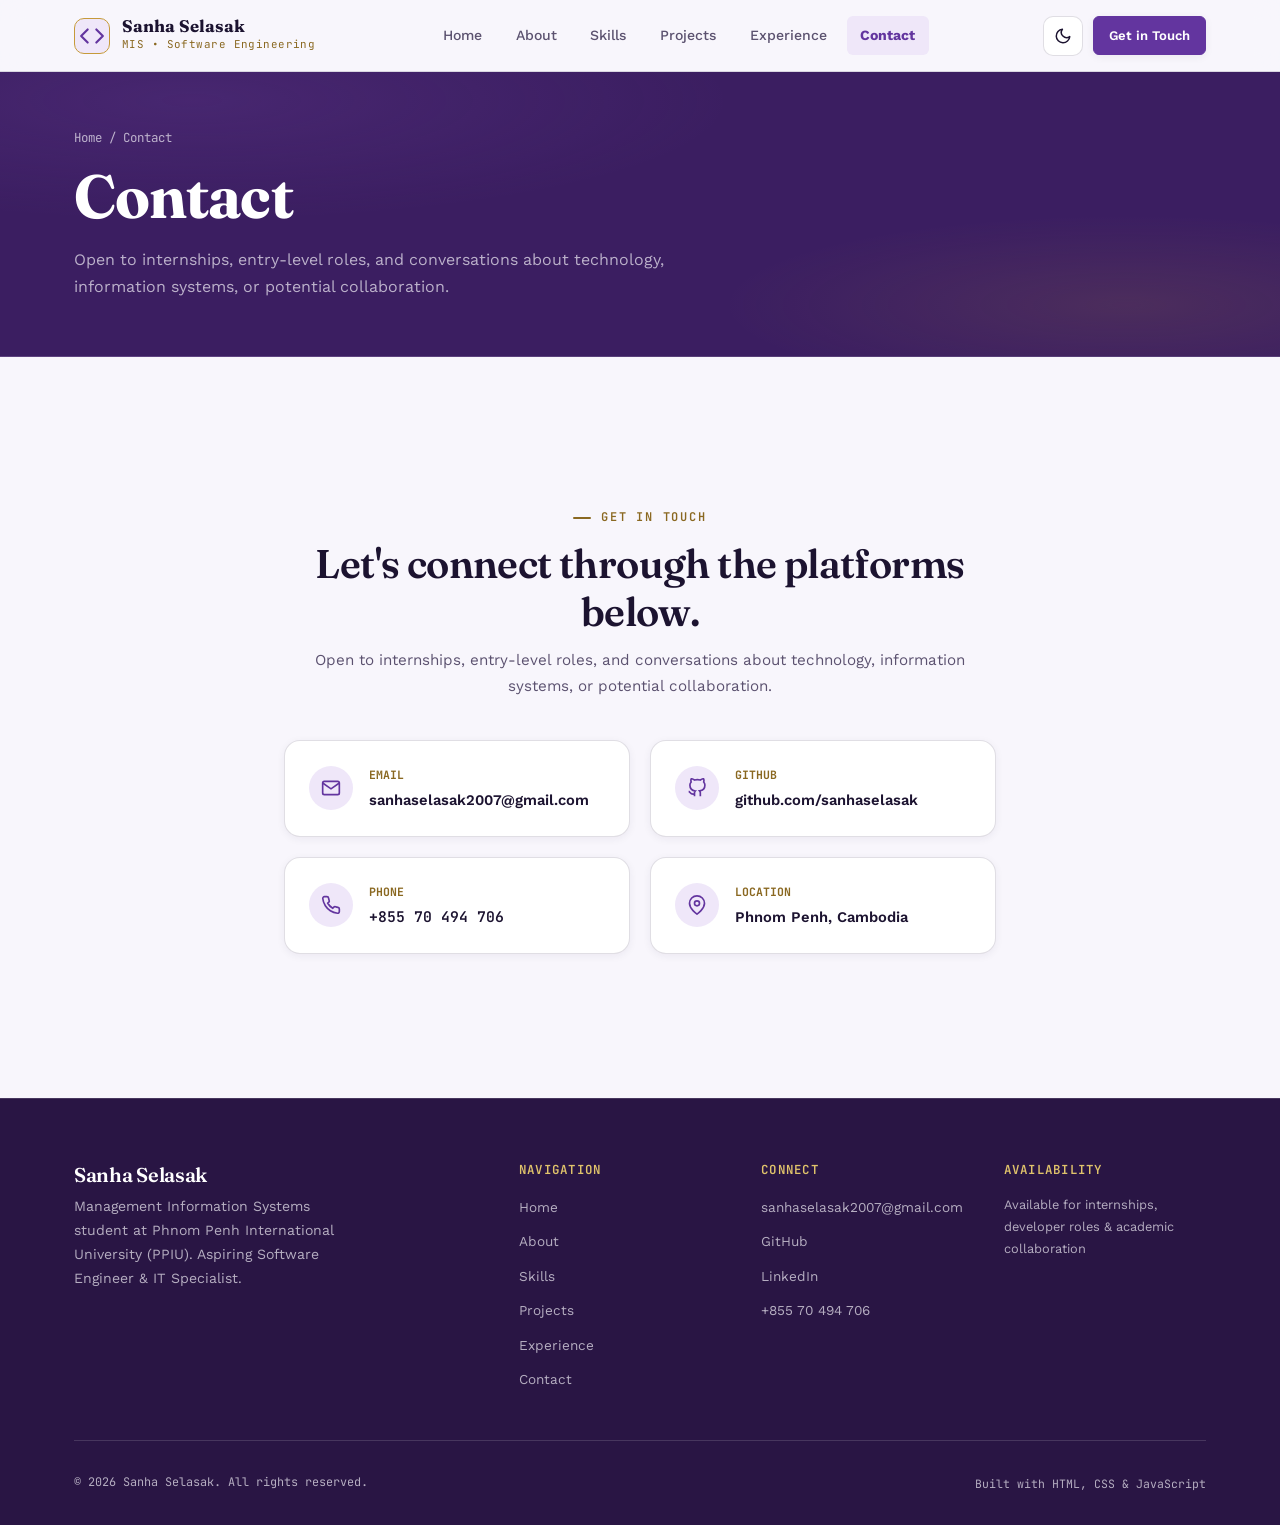
<file: contact.html>
<!DOCTYPE html>
<html lang="en">
<head>
  <meta charset="UTF-8" />
  <meta name="viewport" content="width=device-width, initial-scale=1.0" />
  <title>Contact Sanha Selasak — Get in Touch</title>
  <meta name="description" content="Reach out to Sanha Selasak for internship opportunities, software engineering projects, or discussions on management information systems." />

  <!-- Google Fonts -->
  <link rel="icon" type="image/png" sizes="32x32" href="./favicon-32.png" />
  <link rel="icon" type="image/png" sizes="256x256" href="./favicon-256.png" />
  <link rel="apple-touch-icon" href="./favicon-256.png" />
  <link rel="preconnect" href="https://fonts.googleapis.com" />
  <link rel="preconnect" href="https://fonts.gstatic.com" crossorigin />
  <link href="https://fonts.googleapis.com/css2?family=Fraunces:ital,opsz,wght@0,9..144,400;0,9..144,600;0,9..144,700;1,9..144,400&family=JetBrains+Mono:wght@400;500;600;700&family=Work+Sans:wght@300;400;500;600;700&display=swap" rel="stylesheet" />

  <!-- Stylesheets -->
  <link rel="stylesheet" href="./style.css" />
  <link rel="stylesheet" href="./responsive.css" />
  <link rel="stylesheet" href="./animations.css" />

  <script type="module" src="./theme.js"></script>
</head>
<body>

  <!-- Site Header -->
  <header class="site-header">
    <div class="container header-container">
      <a href="./" class="brand-link">
        <div class="brand-logo">
          <svg viewBox="0 0 24 24" fill="none" stroke="currentColor" stroke-width="2" stroke-linecap="round" stroke-linejoin="round" style="color: var(--color-primary);">
            <polyline points="16 18 22 12 16 6"></polyline>
            <polyline points="8 6 2 12 8 18"></polyline>
          </svg>
        </div>
        <div class="brand-info">
          <span class="brand-name" data-bind="name">Sanha Selasak</span>
          <span class="brand-title">MIS • Software Engineering</span>
        </div>
      </a>

      <nav aria-label="Main Navigation">
        <ul class="nav-menu">
          <li><a href="./" class="nav-link">Home</a></li>
          <li><a href="./about.html" class="nav-link">About</a></li>
          <li><a href="./skills.html" class="nav-link">Skills</a></li>
          <li><a href="./projects.html" class="nav-link">Projects</a></li>
          <li><a href="./experience.html" class="nav-link">Experience</a></li>
          <li><a href="./contact.html" class="nav-link active">Contact</a></li>
        </ul>
      </nav>

      <div class="header-actions">
        <button class="theme-toggle-btn" aria-label="Toggle light or dark theme" title="Toggle Theme">
          <span class="theme-toggle-icon"></span>
        </button>
        <a href="./contact.html" class="btn btn-solid btn-sm">Get in Touch</a>
        <button class="hamburger-btn" aria-label="Toggle mobile menu" aria-expanded="false">
          <span class="hamburger-line"></span>
          <span class="hamburger-line"></span>
          <span class="hamburger-line"></span>
        </button>
      </div>
    </div>
  </header>

  <!-- Mobile Drawer -->
  <div class="mobile-nav-drawer">
    <a href="./" class="mobile-nav-link">Home</a>
    <a href="./about.html" class="mobile-nav-link">About</a>
    <a href="./skills.html" class="mobile-nav-link">Skills</a>
    <a href="./projects.html" class="mobile-nav-link">Projects</a>
    <a href="./experience.html" class="mobile-nav-link">Experience</a>
    <a href="./contact.html" class="mobile-nav-link active">Contact</a>
    <div style="margin-top: 1rem;">
      <a href="./contact.html" class="btn btn-solid" style="width: 100%;">Get in Touch</a>
    </div>
  </div>

  <main>
    <!-- Page Banner -->
    <div class="page-banner bg-atmosphere">
      <div class="container">
        <div class="breadcrumb">
          <a href="./">Home</a> / Contact
        </div>
        <h1>Contact</h1>
        <p>
          Open to internships, entry-level roles, and conversations about technology, information systems, or potential collaboration.
        </p>
      </div>
    </div>

    <!-- Direct Contact Methods -->
    <section class="section">
      <div class="container" style="max-width: 760px; margin: 0 auto; text-align: center;">
        <div class="eyebrow" style="justify-content: center;">Get in Touch</div>
        <h2 style="margin-bottom: 0.75rem;">Let's connect through the platforms below.</h2>
        <p style="font-size: 0.95rem; margin-bottom: 2.5rem;">
          Open to internships, entry-level roles, and conversations about technology, information systems, or potential collaboration.
        </p>

        <div class="grid-2" style="gap: 1.25rem; text-align: left;">
          <!-- Email -->
          <a href="mailto:sanhaselasak2007@gmail.com" class="card hover-lift" style="padding: 1.5rem; display: flex; align-items: center; gap: 1rem; text-decoration: none; color: inherit;">
            <div style="flex-shrink: 0; width: 44px; height: 44px; border-radius: 50%; background: var(--color-primary-soft); display: flex; align-items: center; justify-content: center; color: var(--color-primary);">
              <svg viewBox="0 0 24 24" width="20" height="20" fill="none" stroke="currentColor" stroke-width="2"><path d="M4 4h16c1.1 0 2 .9 2 2v12c0 1.1-.9 2-2 2H4c-1.1 0-2-.9-2-2V6c0-1.1.9-2 2-2z"></path><polyline points="22,6 12,13 2,6"></polyline></svg>
            </div>
            <div style="min-width: 0;">
              <div style="font-family: var(--font-mono); font-size: 0.72rem; color: var(--color-gold); text-transform: uppercase; font-weight: 700; margin-bottom: 0.25rem;">Email</div>
              <div style="font-weight: 600; font-size: 0.92rem; overflow-wrap: break-word;" data-bind="email">sanhaselasak2007@gmail.com</div>
            </div>
          </a>

          <!-- GitHub -->
          <a href="https://github.com/sanhaselasak" target="_blank" rel="noopener noreferrer" class="card hover-lift" style="padding: 1.5rem; display: flex; align-items: center; gap: 1rem; text-decoration: none; color: inherit;" data-bind="github_url">
            <div style="flex-shrink: 0; width: 44px; height: 44px; border-radius: 50%; background: var(--color-primary-soft); display: flex; align-items: center; justify-content: center; color: var(--color-primary);">
              <svg viewBox="0 0 24 24" width="20" height="20" fill="none" stroke="currentColor" stroke-width="2"><path d="M9 19c-5 1.5-5-2.5-7-3m14 6v-3.87a3.37 3.37 0 0 0-.94-2.61c3.14-.35 6.44-1.54 6.44-7A5.44 5.44 0 0 0 20 4.77 5.07 5.07 0 0 0 19.91 1S18.73.65 16 2.48a13.38 13.38 0 0 0-7 0C6.27.65 5.09 1 5.09 1A5.07 5.07 0 0 0 5 4.77a5.44 5.44 0 0 0-1.5 3.78c0 5.42 3.3 6.61 6.44 7A3.37 3.37 0 0 0 9 18.13V22"></path></svg>
            </div>
            <div style="min-width: 0;">
              <div style="font-family: var(--font-mono); font-size: 0.72rem; color: var(--color-gold); text-transform: uppercase; font-weight: 700; margin-bottom: 0.25rem;">GitHub</div>
              <div style="font-weight: 600; font-size: 0.92rem;">github.com/sanhaselasak</div>
            </div>
          </a>

          <!-- Phone -->
          <a href="tel:+85570494706" class="card hover-lift" style="padding: 1.5rem; display: flex; align-items: center; gap: 1rem; text-decoration: none; color: inherit;">
            <div style="flex-shrink: 0; width: 44px; height: 44px; border-radius: 50%; background: var(--color-primary-soft); display: flex; align-items: center; justify-content: center; color: var(--color-primary);">
              <svg viewBox="0 0 24 24" width="20" height="20" fill="none" stroke="currentColor" stroke-width="2"><path d="M22 16.92v3a2 2 0 0 1-2.18 2 19.79 19.79 0 0 1-8.63-3.07 19.5 19.5 0 0 1-6-6 19.79 19.79 0 0 1-3.07-8.67A2 2 0 0 1 4.11 2h3a2 2 0 0 1 2 1.72 12.84 12.84 0 0 0 .7 2.81 2 2 0 0 1-.45 2.11L8.09 9.91a16 16 0 0 0 6 6l1.27-1.27a2 2 0 0 1 2.11-.45 12.84 12.84 0 0 0 2.81.7A2 2 0 0 1 22 16.92z"></path></svg>
            </div>
            <div style="min-width: 0;">
              <div style="font-family: var(--font-mono); font-size: 0.72rem; color: var(--color-gold); text-transform: uppercase; font-weight: 700; margin-bottom: 0.25rem;">Phone</div>
              <div style="font-weight: 600; font-size: 0.92rem; font-family: var(--font-mono);" data-bind="phone">+855 70 494 706</div>
            </div>
          </a>

          <!-- Location -->
          <a href="https://www.google.com/maps/search/?api=1&query=Phnom+Penh%2C+Cambodia" target="_blank" rel="noopener noreferrer" class="card hover-lift" style="padding: 1.5rem; display: flex; align-items: center; gap: 1rem; text-decoration: none; color: inherit;">
            <div style="flex-shrink: 0; width: 44px; height: 44px; border-radius: 50%; background: var(--color-primary-soft); display: flex; align-items: center; justify-content: center; color: var(--color-primary);">
              <svg viewBox="0 0 24 24" width="20" height="20" fill="none" stroke="currentColor" stroke-width="2"><path d="M21 10c0 7-9 13-9 13s-9-6-9-13a9 9 0 0 1 18 0z"></path><circle cx="12" cy="10" r="3"></circle></svg>
            </div>
            <div style="min-width: 0;">
              <div style="font-family: var(--font-mono); font-size: 0.72rem; color: var(--color-gold); text-transform: uppercase; font-weight: 700; margin-bottom: 0.25rem;">Location</div>
              <div style="font-weight: 600; font-size: 0.92rem;" data-bind="location">Phnom Penh, Cambodia</div>
            </div>
          </a>
        </div>
      </div>
    </section>
  </main>

  <!-- Site Footer -->
  <footer class="site-footer">
    <div class="container">
      <div class="footer-grid">
        <div class="footer-brand">
          <h4 data-bind="name">Sanha Selasak</h4>
          <p>
            Management Information Systems student at Phnom Penh International University (PPIU). Aspiring Software Engineer & IT Specialist.
          </p>
        </div>

        <div class="footer-col">
          <h5>Navigation</h5>
          <ul class="footer-links">
            <li><a href="./" class="footer-link">Home</a></li>
            <li><a href="./about.html" class="footer-link">About</a></li>
            <li><a href="./skills.html" class="footer-link">Skills</a></li>
            <li><a href="./projects.html" class="footer-link">Projects</a></li>
            <li><a href="./experience.html" class="footer-link">Experience</a></li>
            <li><a href="./contact.html" class="footer-link">Contact</a></li>
          </ul>
        </div>

        <div class="footer-col">
          <h5>Connect</h5>
          <ul class="footer-links">
            <li><a href="mailto:sanhaselasak2007@gmail.com" class="footer-link" data-bind="email">Email</a></li>
            <li><a href="https://github.com/sanhaselasak" target="_blank" rel="noopener noreferrer" class="footer-link" data-bind="github_url">GitHub</a></li>
            <li><a href="https://linkedin.com" target="_blank" rel="noopener noreferrer" class="footer-link" data-bind="linkedin_url">LinkedIn</a></li>
            <li><a href="tel:+85570494706" class="footer-link" data-bind="phone">+855 70 494 706</a></li>
          </ul>
        </div>

        <div class="footer-col">
          <h5>Availability</h5>
          <p style="font-size: 0.8rem; color: var(--color-ondark-text-muted); margin-bottom: 0.75rem;" data-bind="availability_status">
            Available for internships, developer roles &amp; academic collaboration.
          </p>
        </div>
      </div>

      <div class="footer-bottom">
        <div>
          © <span class="current-year">2026</span> <span data-bind="name">Sanha Selasak</span>. All rights reserved.
        </div>
        <div style="font-family: var(--font-mono); font-size: 0.72rem;">
          Built with HTML, CSS & JavaScript
        </div>
      </div>
    </div>
  </footer>
  <script type="module" src="./api.js"></script>
  <script type="module" src="./navigation.js"></script>
  <script type="module" src="./animations.js"></script>
  <script type="module" src="./main.js"></script>
</body>
</html>
</file>
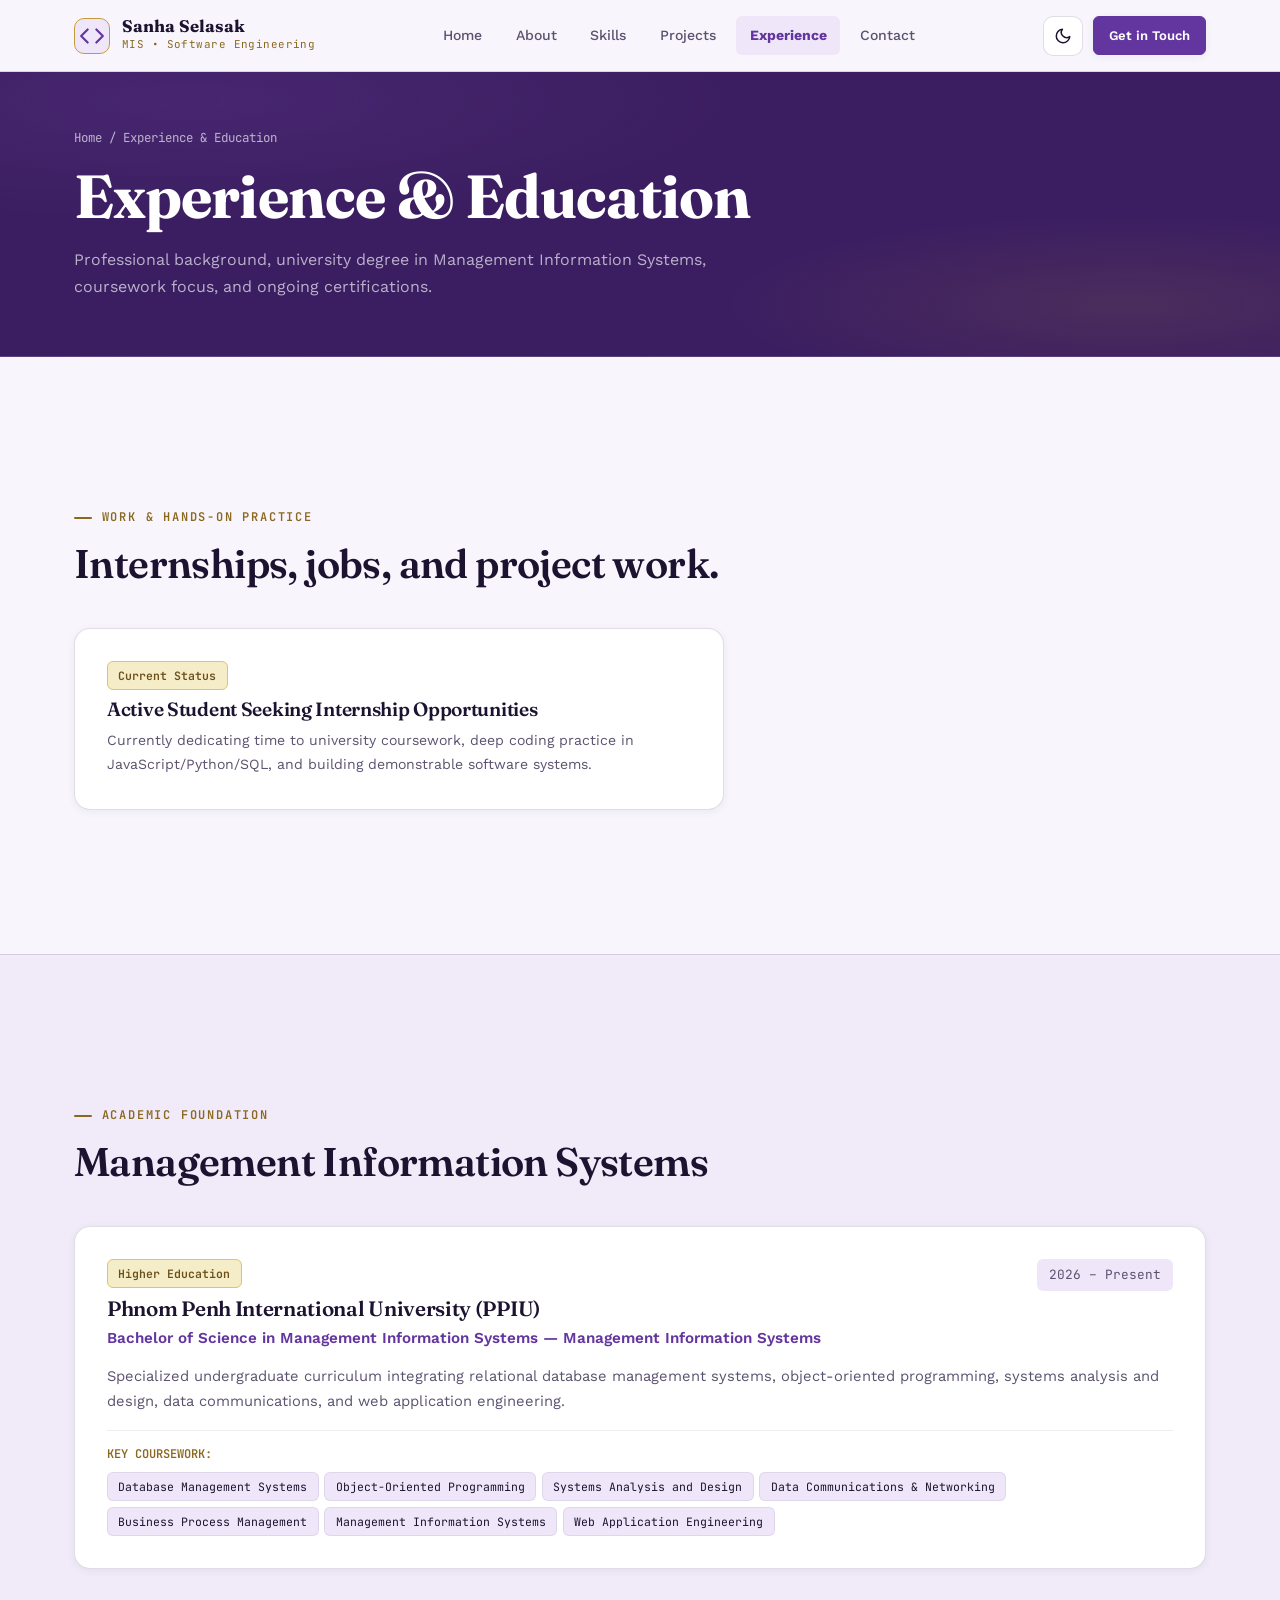
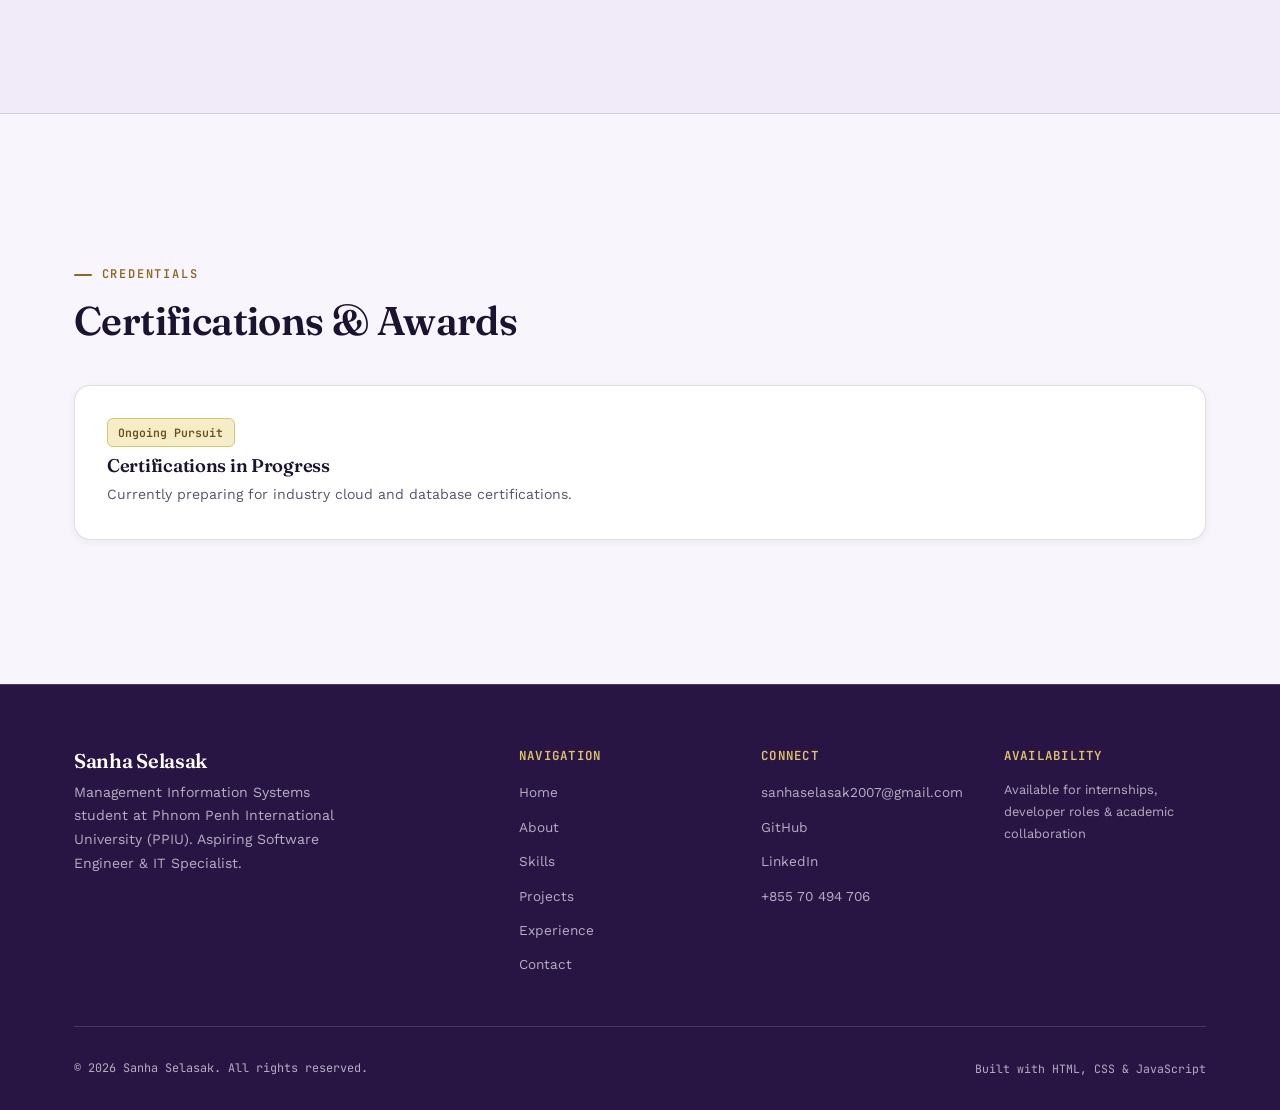
<file: experience.html>
<!DOCTYPE html>
<html lang="en">
<head>
  <meta charset="UTF-8" />
  <meta name="viewport" content="width=device-width, initial-scale=1.0" />
  <title>Experience & Education — Sanha Selasak</title>
  <meta name="description" content="Professional background, university degree in Management Information Systems, coursework focus, and ongoing certifications." />

  <!-- Google Fonts -->
  <link rel="icon" type="image/png" sizes="32x32" href="./favicon-32.png" />
  <link rel="icon" type="image/png" sizes="256x256" href="./favicon-256.png" />
  <link rel="apple-touch-icon" href="./favicon-256.png" />
  <link rel="preconnect" href="https://fonts.googleapis.com" />
  <link rel="preconnect" href="https://fonts.gstatic.com" crossorigin />
  <link href="https://fonts.googleapis.com/css2?family=Fraunces:ital,opsz,wght@0,9..144,400;0,9..144,600;0,9..144,700;1,9..144,400&family=JetBrains+Mono:wght@400;500;600;700&family=Work+Sans:wght@300;400;500;600;700&display=swap" rel="stylesheet" />

  <!-- Stylesheets -->
  <link rel="stylesheet" href="./style.css" />
  <link rel="stylesheet" href="./responsive.css" />
  <link rel="stylesheet" href="./animations.css" />

  <script type="module" src="./theme.js"></script>
</head>
<body>

  <!-- Site Header -->
  <header class="site-header">
    <div class="container header-container">
      <a href="./" class="brand-link">
        <div class="brand-logo">
          <svg viewBox="0 0 24 24" fill="none" stroke="currentColor" stroke-width="2" stroke-linecap="round" stroke-linejoin="round" style="color: var(--color-primary);">
            <polyline points="16 18 22 12 16 6"></polyline>
            <polyline points="8 6 2 12 8 18"></polyline>
          </svg>
        </div>
        <div class="brand-info">
          <span class="brand-name" data-bind="name">Sanha Selasak</span>
          <span class="brand-title">MIS • Software Engineering</span>
        </div>
      </a>

      <nav aria-label="Main Navigation">
        <ul class="nav-menu">
          <li><a href="./" class="nav-link">Home</a></li>
          <li><a href="./about.html" class="nav-link">About</a></li>
          <li><a href="./skills.html" class="nav-link">Skills</a></li>
          <li><a href="./projects.html" class="nav-link">Projects</a></li>
          <li><a href="./experience.html" class="nav-link active">Experience</a></li>
          <li><a href="./contact.html" class="nav-link">Contact</a></li>
        </ul>
      </nav>

      <div class="header-actions">
        <button class="theme-toggle-btn" aria-label="Toggle light or dark theme" title="Toggle Theme">
          <span class="theme-toggle-icon"></span>
        </button>
        <a href="./contact.html" class="btn btn-solid btn-sm">Get in Touch</a>
        <button class="hamburger-btn" aria-label="Toggle mobile menu" aria-expanded="false">
          <span class="hamburger-line"></span>
          <span class="hamburger-line"></span>
          <span class="hamburger-line"></span>
        </button>
      </div>
    </div>
  </header>

  <!-- Mobile Drawer -->
  <div class="mobile-nav-drawer">
    <a href="./" class="mobile-nav-link">Home</a>
    <a href="./about.html" class="mobile-nav-link">About</a>
    <a href="./skills.html" class="mobile-nav-link">Skills</a>
    <a href="./projects.html" class="mobile-nav-link">Projects</a>
    <a href="./experience.html" class="mobile-nav-link active">Experience</a>
    <a href="./contact.html" class="mobile-nav-link">Contact</a>
    <div style="margin-top: 1rem;">
      <a href="./contact.html" class="btn btn-solid" style="width: 100%;">Get in Touch</a>
    </div>
  </div>

  <main>
    <!-- Page Banner -->
    <div class="page-banner bg-atmosphere">
      <div class="container">
        <div class="breadcrumb">
          <a href="./">Home</a> / Experience & Education
        </div>
        <h1>Experience & Education</h1>
        <p>
          Professional background, university degree in Management Information Systems, coursework focus, and ongoing certifications.
        </p>
      </div>
    </div>

    <!-- Section 1: Experience -->
    <section class="section">
      <div class="container">
        <div style="margin-bottom: 2.5rem;">
          <div class="eyebrow">Work & Hands-on Practice</div>
          <h2>Internships, jobs, and project work.</h2>
        </div>

        <div id="experience-list" style="display: flex; flex-direction: column; gap: 1.5rem;">
          <!-- Dynamically loaded from API -->
        </div>
      </div>
    </section>

    <!-- Section 2: Education -->
    <section class="section section-soft">
      <div class="container">
        <div style="margin-bottom: 2.5rem;">
          <div class="eyebrow">Academic Foundation</div>
          <h2>Management Information Systems</h2>
        </div>

        <div id="education-list" style="display: flex; flex-direction: column; gap: 1.5rem;">
          <!-- Dynamically loaded from API -->
        </div>
      </div>
    </section>

    <!-- Section 3: Certifications -->
    <section class="section">
      <div class="container">
        <div style="margin-bottom: 2.5rem;">
          <div class="eyebrow">Credentials</div>
          <h2>Certifications & Awards</h2>
        </div>

        <div id="certifications-grid" class="grid-2">
          <!-- Dynamically loaded from API -->
        </div>
      </div>
    </section>
  </main>

  <!-- Site Footer -->
  <footer class="site-footer">
    <div class="container">
      <div class="footer-grid">
        <div class="footer-brand">
          <h4 data-bind="name">Sanha Selasak</h4>
          <p>
            Management Information Systems student at Phnom Penh International University (PPIU). Aspiring Software Engineer & IT Specialist.
          </p>
        </div>

        <div class="footer-col">
          <h5>Navigation</h5>
          <ul class="footer-links">
            <li><a href="./" class="footer-link">Home</a></li>
            <li><a href="./about.html" class="footer-link">About</a></li>
            <li><a href="./skills.html" class="footer-link">Skills</a></li>
            <li><a href="./projects.html" class="footer-link">Projects</a></li>
            <li><a href="./experience.html" class="footer-link">Experience</a></li>
            <li><a href="./contact.html" class="footer-link">Contact</a></li>
          </ul>
        </div>

        <div class="footer-col">
          <h5>Connect</h5>
          <ul class="footer-links">
            <li><a href="mailto:sanhaselasak2007@gmail.com" class="footer-link" data-bind="email">Email</a></li>
            <li><a href="https://github.com/sanhaselasak" target="_blank" rel="noopener noreferrer" class="footer-link" data-bind="github_url">GitHub</a></li>
            <li><a href="https://linkedin.com" target="_blank" rel="noopener noreferrer" class="footer-link" data-bind="linkedin_url">LinkedIn</a></li>
            <li><a href="tel:+85570494706" class="footer-link" data-bind="phone">+855 70 494 706</a></li>
          </ul>
        </div>

                <div class="footer-col">
          <h5>Availability</h5>
          <p style="font-size: 0.8rem; color: var(--color-ondark-text-muted); margin-bottom: 0.75rem;" data-bind="availability_status">
            Available for internships, developer roles &amp; academic collaboration.
          </p>
        </div>
      </div>

      <div class="footer-bottom">
        <div>
          © <span class="current-year">2026</span> <span data-bind="name">Sanha Selasak</span>. All rights reserved.
        </div>
        <div style="font-family: var(--font-mono); font-size: 0.72rem;">
          Built with HTML, CSS & JavaScript
        </div>
      </div>
    </div>
  </footer>
  <script type="module" src="./api.js"></script>
  <script type="module" src="./navigation.js"></script>
  <script type="module" src="./animations.js"></script>
  <script type="module" src="./main.js"></script>
  <script type="module">
    import { API } from './api.js';

    document.addEventListener('DOMContentLoaded', async () => {
      // 1. Load Experience
      const expList = document.getElementById('experience-list');
      if (expList) {
        try {
          const res = await (window.API ? window.API.getExperience() : API.getExperience());
          const exp = Array.isArray(res) ? res : (res && Array.isArray(res.data) ? res.data : []);
          if (exp.length > 0) {
            expList.innerHTML = exp.map((e) => `
              <div class="card hover-lift" style="padding: 2rem;">
                <div style="display: flex; justify-content: space-between; align-items: flex-start; flex-wrap: wrap; gap: 1rem; margin-bottom: 0.75rem;">
                  <div>
                    <span class="tag tag-gold" style="margin-bottom: 0.35rem;">${e.employment_type || 'Experience'}</span>
                    <h3 style="font-size: 1.3rem; margin: 0.25rem 0;">${e.role} — <span style="color: var(--color-primary);">${e.organization}</span></h3>
                  </div>
                  <div style="font-family: var(--font-mono); font-size: 0.78rem; color: var(--color-text-muted);">
                    ${e.start_date} – ${e.is_current ? 'Present' : e.end_date} ${e.location ? `• ${e.location}` : ''}
                  </div>
                </div>
                ${e.summary ? `<p style="font-size: 0.92rem; margin-bottom: 1rem;">${e.summary}</p>` : ''}
                ${e.responsibilities && e.responsibilities.length > 0 ? `
                  <ul style="list-style: disc; padding-left: 1.25rem; font-size: 0.88rem; color: var(--color-text-muted); margin-bottom: 1rem; line-height: 1.6;">
                    ${e.responsibilities.map(r => `<li>${r}</li>`).join('')}
                  </ul>
                ` : ''}
                ${e.technologies && e.technologies.length > 0 ? `
                  <div style="display: flex; flex-wrap: wrap; gap: 0.35rem;">
                    ${e.technologies.map(t => `<span class="tag">${t}</span>`).join('')}
                  </div>
                ` : ''}
              </div>
            `).join('');
          } else {
            expList.innerHTML = `
              <div class="card" style="padding: 2rem; max-width: 650px;">
                <div class="tag tag-gold" style="margin-bottom: 0.5rem;">Current Status</div>
                <h3 style="font-size: 1.2rem; margin-bottom: 0.5rem;">Active Student Seeking Internship Opportunities</h3>
                <p style="font-size: 0.88rem; margin: 0;">Currently dedicating time to university coursework, deep coding practice in JavaScript/Python/SQL, and building demonstrable software systems.</p>
              </div>
            `;
          }
        } catch (err) {
          expList.innerHTML = `<div class="card"><p>Unable to load experience.</p></div>`;
        }
      }

      // 2. Load Education
      const eduList = document.getElementById('education-list');
      if (eduList) {
        try {
          const res = await (window.API ? window.API.getEducation() : API.getEducation());
          const edu = Array.isArray(res) ? res : (res && Array.isArray(res.data) ? res.data : []);
          if (edu.length > 0) {
            eduList.innerHTML = edu.map((item) => `
              <div class="card" style="padding: 2rem;">
                <div style="display: flex; justify-content: space-between; align-items: flex-start; flex-wrap: wrap; gap: 1rem; margin-bottom: 0.75rem;">
                  <div>
                    <span class="tag tag-gold" style="margin-bottom: 0.35rem;">Higher Education</span>
                    <h3 style="font-size: 1.3rem; margin: 0.25rem 0;">${item.institution}</h3>
                    <p style="color: var(--color-primary); font-weight: 600; margin: 0; font-size: 0.95rem;">${item.degree} — ${item.field_of_study}</p>
                  </div>
                  <div style="font-family: var(--font-mono); font-size: 0.8rem; background: var(--color-surface-sunken); padding: 0.35rem 0.75rem; border-radius: var(--radius-sm); color: var(--color-text-muted);">
                    ${item.start_date} – ${item.is_current ? 'Present' : item.end_date}
                  </div>
                </div>
                ${item.description ? `<p style="font-size: 0.92rem; margin-bottom: 1rem;">${item.description}</p>` : ''}
                ${item.relevant_coursework && item.relevant_coursework.length > 0 ? `
                  <div style="border-top: 1px solid var(--color-border-soft); padding-top: 0.85rem;">
                    <span style="font-family: var(--font-mono); font-size: 0.75rem; color: var(--color-gold); text-transform: uppercase; font-weight: 600; display: block; margin-bottom: 0.5rem;">Key Coursework:</span>
                    <div style="display: flex; flex-wrap: wrap; gap: 0.35rem;">
                      ${item.relevant_coursework.map(c => `<span class="tag">${c}</span>`).join('')}
                    </div>
                  </div>
                ` : ''}
              </div>
            `).join('');
          }
        } catch (e) {}
      }

      // 3. Load Certifications
      const certGrid = document.getElementById('certifications-grid');
      if (certGrid) {
        try {
          const res = await (window.API ? window.API.getCertifications() : API.getCertifications());
          const certs = Array.isArray(res) ? res : (res && Array.isArray(res.data) ? res.data : []);
          if (certs.length > 0) {
            certGrid.innerHTML = certs.map((c) => `
              <div class="card hover-lift" style="padding: 1.75rem;">
                <div style="display: flex; justify-content: space-between; align-items: center; margin-bottom: 0.75rem;">
                  <span class="tag tag-gold">${c.issuing_organization}</span>
                  <div style="color: var(--color-primary);">
                    <svg viewBox="0 0 24 24" width="18" height="18" fill="none" stroke="currentColor" stroke-width="2"><circle cx="12" cy="8" r="7"></circle><polyline points="8.21 13.89 7 23 12 20 17 23 15.79 13.88"></polyline></svg>
                  </div>
                </div>
                <h3 style="font-size: 1.15rem; margin-bottom: 0.5rem;">${c.name}</h3>
                ${c.description ? `<p style="font-size: 0.85rem; margin-bottom: 1rem;">${c.description}</p>` : ''}
                <div style="border-top: 1px solid var(--color-border-soft); padding-top: 0.75rem; display: flex; justify-content: space-between; font-family: var(--font-mono); font-size: 0.75rem; color: var(--color-text-muted);">
                  <span>Issued: ${c.issue_date}</span>
                  ${c.credential_url ? `<a href="${c.credential_url}" target="_blank" rel="noopener noreferrer" style="color: var(--color-primary); font-weight: 600;">Verify Credential ↗</a>` : ''}
                </div>
              </div>
            `).join('');
          } else {
            certGrid.innerHTML = `
              <div class="card" style="grid-column: 1/-1; padding: 2rem;">
                <span class="tag tag-gold" style="margin-bottom: 0.5rem;">Ongoing Pursuit</span>
                <h3 style="font-size: 1.15rem; margin-bottom: 0.35rem;">Certifications in Progress</h3>
                <p style="font-size: 0.88rem; margin: 0;">Currently preparing for industry cloud and database certifications.</p>
              </div>
            `;
          }
        } catch (e) {}
      }
    });
  </script>
</body>
</html>
</file>
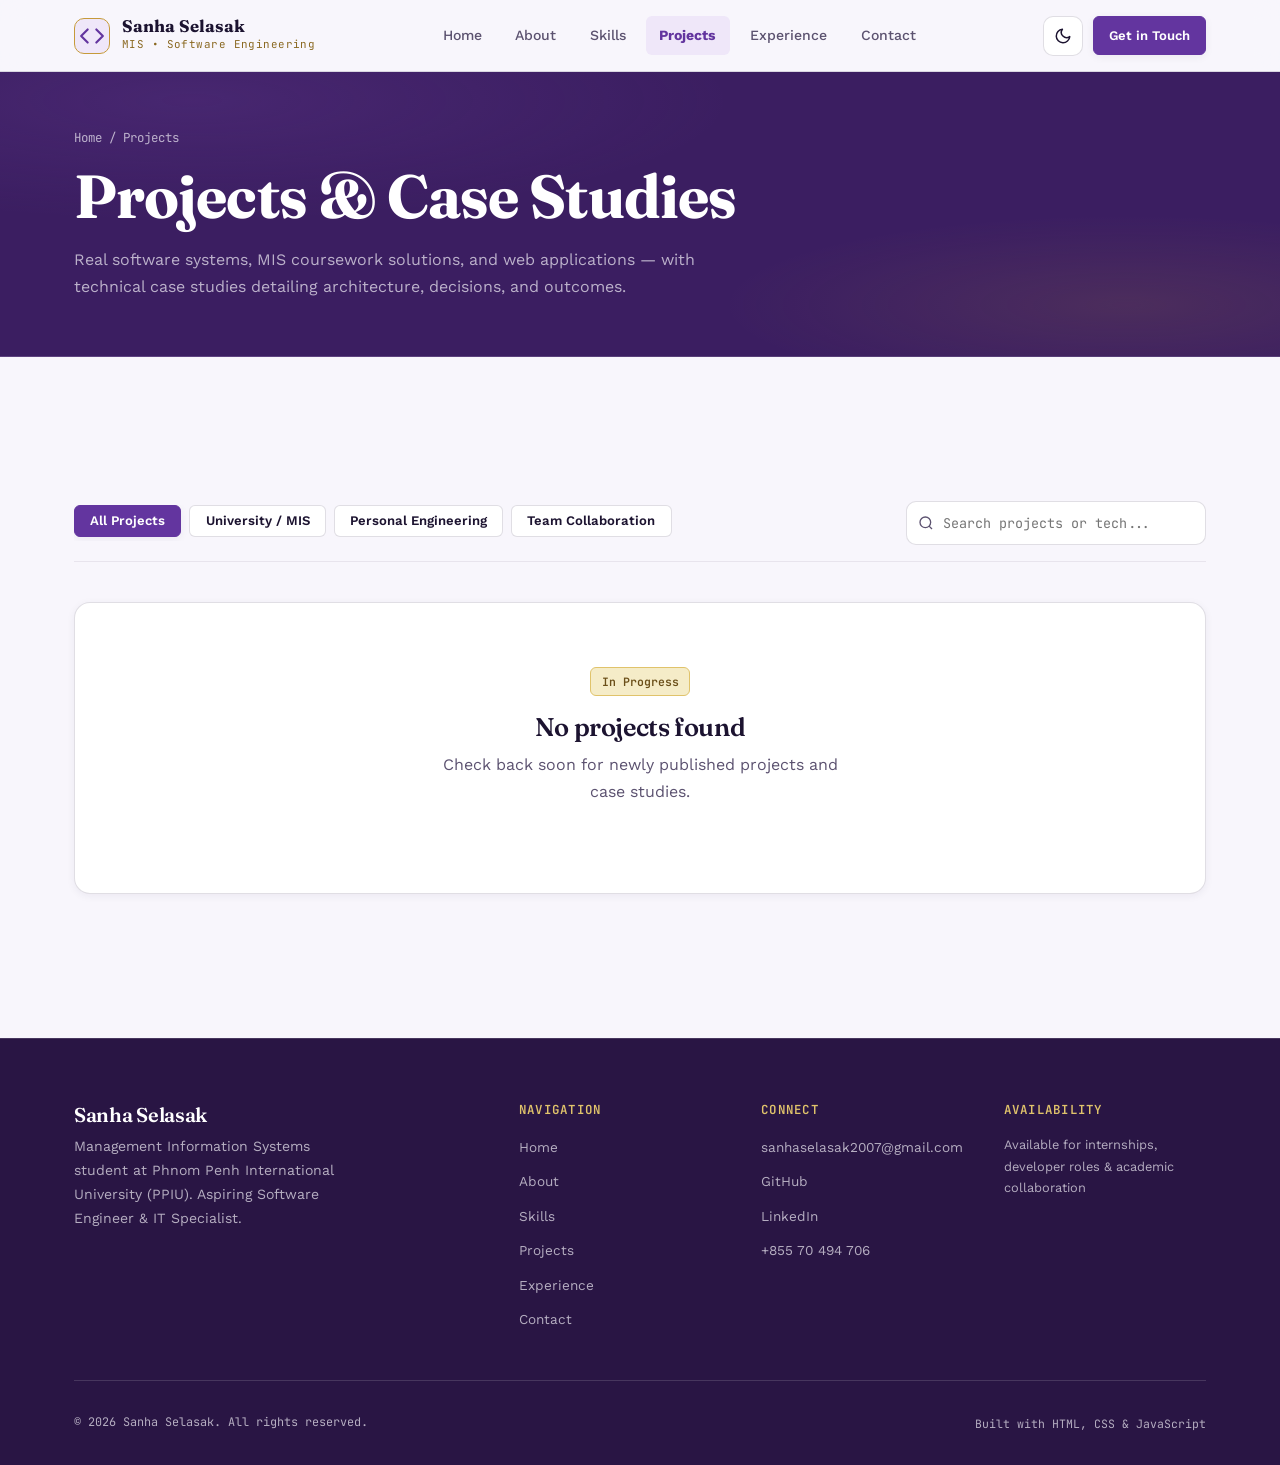
<file: projects.html>
<!DOCTYPE html>
<html lang="en">

<head>
  <meta charset="UTF-8" />
  <meta name="viewport" content="width=device-width, initial-scale=1.0" />
  <title>Projects & Case Studies — Sanha Selasak</title>
  <meta name="description"
    content="Explore software systems, MIS coursework projects, and web applications developed by Sanha Selasak with complete technical case studies." />

  <!-- Google Fonts -->
  <link rel="icon" type="image/png" sizes="32x32" href="./favicon-32.png" />
  <link rel="icon" type="image/png" sizes="256x256" href="./favicon-256.png" />
  <link rel="apple-touch-icon" href="./favicon-256.png" />
  <link rel="preconnect" href="https://fonts.googleapis.com" />
  <link rel="preconnect" href="https://fonts.gstatic.com" crossorigin />
  <link
    href="https://fonts.googleapis.com/css2?family=Fraunces:ital,opsz,wght@0,9..144,400;0,9..144,600;0,9..144,700;1,9..144,400&family=JetBrains+Mono:wght@400;500;600;700&family=Work+Sans:wght@300;400;500;600;700&display=swap"
    rel="stylesheet" />

  <!-- Stylesheets -->
  <link rel="stylesheet" href="./style.css" />
  <link rel="stylesheet" href="./responsive.css" />
  <link rel="stylesheet" href="./animations.css" />

  <script type="module" src="./theme.js"></script>
</head>

<body>

  <!-- Site Header -->
  <header class="site-header">
    <div class="container header-container">
      <a href="./" class="brand-link">
        <div class="brand-logo">
          <svg viewBox="0 0 24 24" fill="none" stroke="currentColor" stroke-width="2" stroke-linecap="round"
            stroke-linejoin="round" style="color: var(--color-primary);">
            <polyline points="16 18 22 12 16 6"></polyline>
            <polyline points="8 6 2 12 8 18"></polyline>
          </svg>
        </div>
        <div class="brand-info">
          <span class="brand-name" data-bind="name">Sanha Selasak</span>
          <span class="brand-title">MIS • Software Engineering</span>
        </div>
      </a>

      <nav aria-label="Main Navigation">
        <ul class="nav-menu">
          <li><a href="./" class="nav-link">Home</a></li>
          <li><a href="./about.html" class="nav-link">About</a></li>
          <li><a href="./skills.html" class="nav-link">Skills</a></li>
          <li><a href="./projects.html" class="nav-link active">Projects</a></li>
          <li><a href="./experience.html" class="nav-link">Experience</a></li>
          <li><a href="./contact.html" class="nav-link">Contact</a></li>
        </ul>
      </nav>

      <div class="header-actions">
        <button class="theme-toggle-btn" aria-label="Toggle light or dark theme" title="Toggle Theme">
          <span class="theme-toggle-icon"></span>
        </button>
        <a href="./contact.html" class="btn btn-solid btn-sm">Get in Touch</a>
        <button class="hamburger-btn" aria-label="Toggle mobile menu" aria-expanded="false">
          <span class="hamburger-line"></span>
          <span class="hamburger-line"></span>
          <span class="hamburger-line"></span>
        </button>
      </div>
    </div>
  </header>

  <!-- Mobile Drawer -->
  <div class="mobile-nav-drawer">
    <a href="./" class="mobile-nav-link">Home</a>
    <a href="./about.html" class="mobile-nav-link">About</a>
    <a href="./skills.html" class="mobile-nav-link">Skills</a>
    <a href="./projects.html" class="mobile-nav-link active">Projects</a>
    <a href="./experience.html" class="mobile-nav-link">Experience</a>
    <a href="./contact.html" class="mobile-nav-link">Contact</a>
    <div style="margin-top: 1rem;">
      <a href="./contact.html" class="btn btn-solid" style="width: 100%;">Get in Touch</a>
    </div>
  </div>

  <main>
    <!-- Page Banner -->
    <div class="page-banner bg-atmosphere">
      <div class="container">
        <div class="breadcrumb">
          <a href="./">Home</a> / Projects
        </div>
        <h1>Projects & Case Studies</h1>
        <p>
          Real software systems, MIS coursework solutions, and web applications — with technical case studies detailing
          architecture, decisions, and outcomes.
        </p>
      </div>
    </div>

    <!-- Controls Bar & Projects Grid -->
    <section class="section">
      <div class="container">
        <div
          style="display: flex; justify-content: space-between; align-items: center; gap: 1rem; margin-bottom: 2.5rem; flex-wrap: wrap; padding-bottom: 1rem; border-bottom: 1px solid var(--color-border-soft);">
          <!-- Filter Tabs -->
          <div style="display: flex; gap: 0.5rem; overflow-x: auto; padding-bottom: 0.25rem;">
            <button class="btn btn-sm btn-solid project-filter-btn" data-filter="all">All Projects</button>
            <button class="btn btn-sm btn-line project-filter-btn" data-filter="University">University / MIS</button>
            <button class="btn btn-sm btn-line project-filter-btn" data-filter="Personal">Personal Engineering</button>
            <button class="btn btn-sm btn-line project-filter-btn" data-filter="Team">Team Collaboration</button>
          </div>

          <!-- Search Bar -->
          <div style="position: relative; width: 100%; max-width: 300px;">
            <input type="text" id="projects-search" class="form-input" placeholder="Search projects or tech..."
              style="padding-left: 2.25rem; font-size: 0.84rem; font-family: var(--font-mono);" />
            <svg viewBox="0 0 24 24" width="16" height="16" fill="none" stroke="currentColor" stroke-width="2"
              style="position: absolute; left: 0.75rem; top: 50%; transform: translateY(-50%); color: var(--color-text-muted); pointer-events: none;">
              <circle cx="11" cy="11" r="8"></circle>
              <line x1="21" y1="21" x2="16.65" y2="16.65"></line>
            </svg>
          </div>
        </div>

        <!-- Projects Grid -->
        <div id="projects-grid" class="grid-2">
          <!-- Injected dynamically by projects.js -->
        </div>
      </div>
    </section>
  </main>

  <!-- Case Study Reader Modal -->
  <div id="case-study-modal" class="modal-backdrop" role="dialog" aria-modal="true">
    <div class="modal-card">
      <div class="modal-header">
        <span class="tag tag-gold" style="font-size: 0.72rem;">Case Study Overview</span>
        <button id="close-modal-btn" class="modal-close-btn" aria-label="Close modal">
          <svg viewBox="0 0 24 24" width="20" height="20" fill="none" stroke="currentColor" stroke-width="2">
            <line x1="18" y1="6" x2="6" y2="18"></line>
            <line x1="6" y1="6" x2="18" y2="18"></line>
          </svg>
        </button>
      </div>
      <div id="modal-case-study-content"></div>
    </div>
  </div>

  <!-- Site Footer -->
  <footer class="site-footer">
    <div class="container">
      <div class="footer-grid">
        <div class="footer-brand">
          <h4 data-bind="name">Sanha Selasak</h4>
          <p>
            Management Information Systems student at Phnom Penh International University (PPIU). Aspiring Software
            Engineer & IT Specialist.
          </p>
        </div>

        <div class="footer-col">
          <h5>Navigation</h5>
          <ul class="footer-links">
            <li><a href="./" class="footer-link">Home</a></li>
            <li><a href="./about.html" class="footer-link">About</a></li>
            <li><a href="./skills.html" class="footer-link">Skills</a></li>
            <li><a href="./projects.html" class="footer-link">Projects</a></li>
            <li><a href="./experience.html" class="footer-link">Experience</a></li>
            <li><a href="./contact.html" class="footer-link">Contact</a></li>
          </ul>
        </div>

        <div class="footer-col">
          <h5>Connect</h5>
          <ul class="footer-links">
            <li><a href="mailto:sanhaselasak2007@gmail.com" class="footer-link" data-bind="email">Email</a></li>
            <li><a href="https://github.com/sanhaselasak" target="_blank" rel="noopener noreferrer" class="footer-link"
                data-bind="github_url">GitHub</a></li>
            <li><a href="https://linkedin.com" target="_blank" rel="noopener noreferrer" class="footer-link"
                data-bind="linkedin_url">LinkedIn</a></li>
            <li><a href="tel:+85570494706" class="footer-link" data-bind="phone">+855 70 494 706</a></li>
          </ul>
        </div>

        <div class="footer-col">
          <h5>Availability</h5>
          <p style="font-size: 0.8rem; color: var(--color-ondark-text-muted); margin-bottom: 0.75rem;" data-bind="availability_status">
            Available for internships, developer roles &amp; academic collaboration.
          </p>
        </div>
      </div>

      <div class="footer-bottom">
        <div>
          © <span class="current-year">2026</span> <span data-bind="name">Sanha Selasak</span>. All rights reserved.
        </div>
        <div style="font-family: var(--font-mono); font-size: 0.72rem;">
          Built with HTML, CSS & JavaScript
        </div>
      </div>
    </div>
  </footer>
  <script type="module" src="./api.js"></script>
  <script type="module" src="./navigation.js"></script>
  <script type="module" src="./animations.js"></script>
  <script type="module" src="./projects.js"></script>
  <script type="module" src="./main.js"></script>
</body>

</html>
</file>
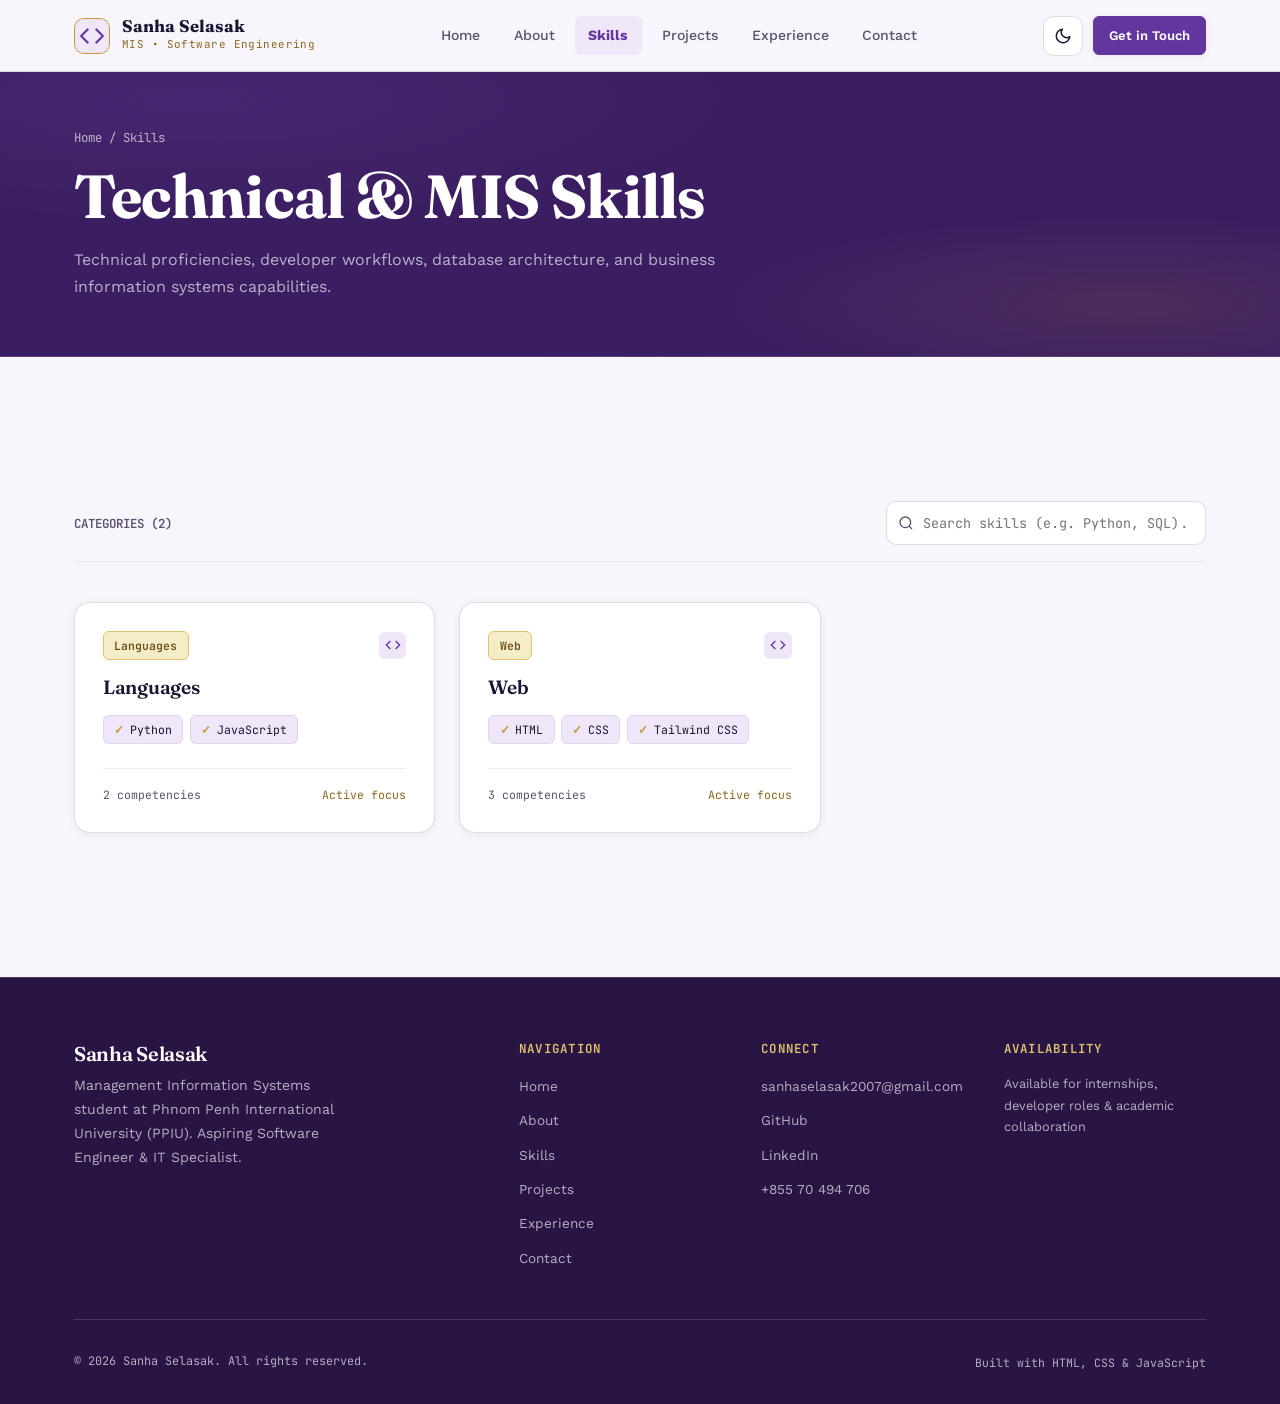
<file: skills.html>
<!DOCTYPE html>
<html lang="en">
<head>
  <meta charset="UTF-8" />
  <meta name="viewport" content="width=device-width, initial-scale=1.0" />
  <title>Technical & MIS Skills — Sanha Selasak</title>
  <meta name="description" content="Technical proficiencies, developer workflows, database architecture, and business information systems capabilities." />

  <!-- Google Fonts -->
  <link rel="icon" type="image/png" sizes="32x32" href="./favicon-32.png" />
  <link rel="icon" type="image/png" sizes="256x256" href="./favicon-256.png" />
  <link rel="apple-touch-icon" href="./favicon-256.png" />
  <link rel="preconnect" href="https://fonts.googleapis.com" />
  <link rel="preconnect" href="https://fonts.gstatic.com" crossorigin />
  <link href="https://fonts.googleapis.com/css2?family=Fraunces:ital,opsz,wght@0,9..144,400;0,9..144,600;0,9..144,700;1,9..144,400&family=JetBrains+Mono:wght@400;500;600;700&family=Work+Sans:wght@300;400;500;600;700&display=swap" rel="stylesheet" />

  <!-- Stylesheets -->
  <link rel="stylesheet" href="./style.css" />
  <link rel="stylesheet" href="./responsive.css" />
  <link rel="stylesheet" href="./animations.css" />

  <script type="module" src="./theme.js"></script>
</head>
<body>

  <!-- Site Header -->
  <header class="site-header">
    <div class="container header-container">
      <a href="./" class="brand-link">
        <div class="brand-logo">
          <svg viewBox="0 0 24 24" fill="none" stroke="currentColor" stroke-width="2" stroke-linecap="round" stroke-linejoin="round" style="color: var(--color-primary);">
            <polyline points="16 18 22 12 16 6"></polyline>
            <polyline points="8 6 2 12 8 18"></polyline>
          </svg>
        </div>
        <div class="brand-info">
          <span class="brand-name" data-bind="name">Sanha Selasak</span>
          <span class="brand-title">MIS • Software Engineering</span>
        </div>
      </a>

      <nav aria-label="Main Navigation">
        <ul class="nav-menu">
          <li><a href="./" class="nav-link">Home</a></li>
          <li><a href="./about.html" class="nav-link">About</a></li>
          <li><a href="./skills.html" class="nav-link active">Skills</a></li>
          <li><a href="./projects.html" class="nav-link">Projects</a></li>
          <li><a href="./experience.html" class="nav-link">Experience</a></li>
          <li><a href="./contact.html" class="nav-link">Contact</a></li>
        </ul>
      </nav>

      <div class="header-actions">
        <button class="theme-toggle-btn" aria-label="Toggle light or dark theme" title="Toggle Theme">
          <span class="theme-toggle-icon"></span>
        </button>
        <a href="./contact.html" class="btn btn-solid btn-sm">Get in Touch</a>
        <button class="hamburger-btn" aria-label="Toggle mobile menu" aria-expanded="false">
          <span class="hamburger-line"></span>
          <span class="hamburger-line"></span>
          <span class="hamburger-line"></span>
        </button>
      </div>
    </div>
  </header>

  <!-- Mobile Drawer -->
  <div class="mobile-nav-drawer">
    <a href="./" class="mobile-nav-link">Home</a>
    <a href="./about.html" class="mobile-nav-link">About</a>
    <a href="./skills.html" class="mobile-nav-link active">Skills</a>
    <a href="./projects.html" class="mobile-nav-link">Projects</a>
    <a href="./experience.html" class="mobile-nav-link">Experience</a>
    <a href="./contact.html" class="mobile-nav-link">Contact</a>
    <div style="margin-top: 1rem;">
      <a href="./contact.html" class="btn btn-solid" style="width: 100%;">Get in Touch</a>
    </div>
  </div>

  <main>
    <!-- Page Banner -->
    <div class="page-banner bg-atmosphere">
      <div class="container">
        <div class="breadcrumb">
          <a href="./">Home</a> / Skills
        </div>
        <h1>Technical & MIS Skills</h1>
        <p>
          Technical proficiencies, developer workflows, database architecture, and business information systems capabilities.
        </p>
      </div>
    </div>

    <!-- Skills Main Section -->
    <section class="section">
      <div class="container">
        <!-- Search and Count Bar -->
        <div style="display: flex; justify-content: space-between; align-items: center; gap: 1rem; margin-bottom: 2.5rem; flex-wrap: wrap; padding-bottom: 1rem; border-bottom: 1px solid var(--color-border-soft);">
          <div>
            <span id="skills-count-label" style="font-family: var(--font-mono); font-size: 0.78rem; text-transform: uppercase; color: var(--color-text-muted); font-weight: 600;">
              Categories
            </span>
          </div>

          <div style="position: relative; width: 100%; max-width: 320px;">
            <input
              type="text"
              id="skills-search-input"
              class="form-input"
              placeholder="Search skills (e.g. Python, SQL)..."
              style="padding-left: 2.25rem; font-size: 0.84rem; font-family: var(--font-mono);"
            />
            <svg viewBox="0 0 24 24" width="16" height="16" fill="none" stroke="currentColor" stroke-width="2" style="position: absolute; left: 0.75rem; top: 50%; transform: translateY(-50%); color: var(--color-text-muted); pointer-events: none;">
              <circle cx="11" cy="11" r="8"></circle><line x1="21" y1="21" x2="16.65" y2="16.65"></line>
            </svg>
          </div>
        </div>

        <!-- Skills Grid Container -->
        <div id="skills-catalog-grid" class="grid-3">
          <!-- Dynamically populated via script -->
        </div>
      </div>
    </section>
  </main>

  <!-- Site Footer -->
  <footer class="site-footer">
    <div class="container">
      <div class="footer-grid">
        <div class="footer-brand">
          <h4 data-bind="name">Sanha Selasak</h4>
          <p>
            Management Information Systems student at Phnom Penh International University (PPIU). Aspiring Software Engineer & IT Specialist.
          </p>
        </div>

        <div class="footer-col">
          <h5>Navigation</h5>
          <ul class="footer-links">
            <li><a href="./" class="footer-link">Home</a></li>
            <li><a href="./about.html" class="footer-link">About</a></li>
            <li><a href="./skills.html" class="footer-link">Skills</a></li>
            <li><a href="./projects.html" class="footer-link">Projects</a></li>
            <li><a href="./experience.html" class="footer-link">Experience</a></li>
            <li><a href="./contact.html" class="footer-link">Contact</a></li>
          </ul>
        </div>

        <div class="footer-col">
          <h5>Connect</h5>
          <ul class="footer-links">
            <li><a href="mailto:sanhaselasak2007@gmail.com" class="footer-link" data-bind="email">Email</a></li>
            <li><a href="https://github.com/sanhaselasak" target="_blank" rel="noopener noreferrer" class="footer-link" data-bind="github_url">GitHub</a></li>
            <li><a href="https://linkedin.com" target="_blank" rel="noopener noreferrer" class="footer-link" data-bind="linkedin_url">LinkedIn</a></li>
            <li><a href="tel:+85570494706" class="footer-link" data-bind="phone">+855 70 494 706</a></li>
          </ul>
        </div>

                <div class="footer-col">
          <h5>Availability</h5>
          <p style="font-size: 0.8rem; color: var(--color-ondark-text-muted); margin-bottom: 0.75rem;" data-bind="availability_status">
            Available for internships, developer roles &amp; academic collaboration.
          </p>
        </div>
      </div>

      <div class="footer-bottom">
        <div>
          © <span class="current-year">2026</span> <span data-bind="name">Sanha Selasak</span>. All rights reserved.
        </div>
        <div style="font-family: var(--font-mono); font-size: 0.72rem;">
          Built with HTML, CSS & JavaScript
        </div>
      </div>
    </div>
  </footer>
  <script type="module" src="./api.js"></script>
  <script type="module" src="./navigation.js"></script>
  <script type="module" src="./animations.js"></script>
  <script type="module" src="./main.js"></script>
  <script type="module">
    import { API } from './api.js';

    document.addEventListener('DOMContentLoaded', async () => {
      const container = document.getElementById('skills-catalog-grid');
      const searchInput = document.getElementById('skills-search-input');
      const countLabel = document.getElementById('skills-count-label');
      let skillCategories = [];

      async function loadSkills() {
        if (!container) return;
        try {
          container.innerHTML = `<div style="grid-column: 1/-1; text-align: center; padding: 3rem;"><span class="spinner" style="border-color: var(--color-primary); border-top-color: transparent;"></span></div>`;
          const res = await (window.API ? window.API.getSkills() : API.getSkills());
          skillCategories = Array.isArray(res) ? res : (res && Array.isArray(res.data) ? res.data : []);
          renderSkills('');
        } catch (e) {
          container.innerHTML = `<div class="card" style="grid-column: 1/-1; text-align: center;"><p>Error loading skills.</p></div>`;
        }
      }

      function renderSkills(query) {
        if (!container) return;
        if (!Array.isArray(skillCategories)) skillCategories = [];
        const q = (query || '').toLowerCase().trim();

        const filtered = skillCategories.filter((cat) => {
          if (!cat) return false;
          if (!q) return true;
          const categoryName = (cat.category || '').toLowerCase();
          const items = Array.isArray(cat.items) ? cat.items : [];
          return categoryName.includes(q) || items.some(item => typeof item === 'string' && item.toLowerCase().includes(q));
        });

        if (countLabel) {
          countLabel.textContent = `Categories (${filtered.length})`;
        }

        if (filtered.length === 0) {
          container.innerHTML = `
            <div class="card" style="grid-column: 1/-1; text-align: center; padding: 3rem 1rem;">
              <p style="margin-bottom: 1rem;">No skills found matching "${query}".</p>
              <button class="btn btn-sm btn-line clear-skills-search-btn" type="button">Clear Search</button>
            </div>
          `;
          return;
        }

        container.innerHTML = filtered.map((cat) => `
          <div class="card hover-lift" style="display: flex; flex-direction: column; justify-content: space-between;">
            <div>
              <div style="display: flex; justify-content: space-between; align-items: center; margin-bottom: 1rem;">
                <span class="tag tag-gold">${cat.category}</span>
                <div style="padding: 0.35rem; border-radius: var(--radius-sm); background: var(--color-primary-soft); color: var(--color-primary);">
                  <svg viewBox="0 0 24 24" width="16" height="16" fill="none" stroke="currentColor" stroke-width="2"><polyline points="16 18 22 12 16 6"></polyline><polyline points="8 6 2 12 8 18"></polyline></svg>
                </div>
              </div>
              <h3 style="font-size: 1.2rem; margin-bottom: 1rem;">${cat.category}</h3>
              <div style="display: flex; flex-wrap: wrap; gap: 0.4rem;">
                ${(cat.items || []).map(item => `
                  <span class="tag" style="background: var(--color-surface-sunken);">
                    <span style="color: var(--color-gold-solid); font-weight: bold;">✓</span>
                    <span>${item}</span>
                  </span>
                `).join('')}
              </div>
            </div>

            <div style="border-top: 1px solid var(--color-border-soft); padding-top: 1rem; margin-top: 1.5rem; display: flex; justify-content: space-between; font-family: var(--font-mono); font-size: 0.72rem; color: var(--color-text-muted);">
              <span>${cat.items ? cat.items.length : 0} competencies</span>
              <span style="color: var(--color-gold);">Active focus</span>
            </div>
          </div>
        `).join('');
      }

      if (searchInput) {
        searchInput.addEventListener('input', (e) => renderSkills(e.target.value));
      }

      container?.addEventListener('click', (e) => {
        if (!e.target.closest('.clear-skills-search-btn') || !searchInput) return;
        searchInput.value = '';
        renderSkills('');
        searchInput.focus();
      });

      loadSkills();
    });
  </script>
</body>
</html>
</file>
<file: style.css>
/* ==========================================================================
   SANHA SELASAK PORTFOLIO — CORE DESIGN SYSTEM (style.css)
   Clean, easy-to-edit CSS with custom properties, typography & layout rules.
   ========================================================================== */

:root {
  color-scheme: light;

  /* --- Color Palette: Deep Royal Purple & Refined Champagne Gold --- */
  --purple-50: #f8f6fc;
  --purple-100: #efe7f9;
  --purple-200: #ddccf1;
  --purple-300: #c2a3e3;
  --purple-400: #a179d1;
  --purple-500: #8752bd;
  --purple-600: #63359f;
  --purple-700: #522b82;
  --purple-800: #3b1e61;
  --purple-900: #291544;
  --purple-950: #180d29;

  --gold-50: #fbf7ea;
  --gold-100: #f5ecc8;
  --gold-200: #ecdb9c;
  --gold-300: #e0c36b;
  --gold-400: #d4ac4a;
  --gold-500: #c69a3a;
  --gold-600: #a9812c;
  --gold-700: #8a6821;
  --gold-800: #6b4f19;
  --gold-900: #4a3712;

  /* --- Surface & Background Colors (Light Mode) --- */
  --color-bg: var(--purple-50);
  --color-bg-soft: #f1eaf9;
  --color-surface: #ffffff;
  --color-surface-sunken: var(--purple-100);
  --color-surface-raised: #ffffff;

  /* --- Text Colors (Light Mode) --- */
  --color-text: #1c1330;
  --color-text-muted: #5c5270;
  --color-text-inverse: var(--purple-50);

  /* --- Border Colors (Light Mode) --- */
  --color-border: rgba(41, 21, 68, 0.14);
  --color-border-soft: rgba(41, 21, 68, 0.08);
  --color-border-strong: rgba(41, 21, 68, 0.24);

  /* --- Brand & Accent Colors --- */
  --color-primary: var(--purple-600);
  --color-primary-hover: var(--purple-700);
  --color-primary-active: var(--purple-800);
  --color-primary-soft: var(--purple-100);

  --color-gold: var(--gold-700);
  --color-gold-strong: var(--gold-600);
  --color-gold-solid: var(--gold-500);
  --color-gold-hover: var(--gold-400);
  --color-gold-ink: #241535;

  /* --- Status Colors --- */
  --color-success: #1f7a45;
  --color-success-bg: #e1f3e7;
  --color-warning: #8a5a12;
  --color-warning-bg: #fbead4;
  --color-error: #a13a3a;
  --color-error-bg: #fbe6e5;
  --color-focus: var(--gold-700);

  /* --- Shadows & Glows --- */
  --shadow-sm: 0 2px 8px rgba(41, 21, 68, 0.06);
  --shadow-md: 0 8px 20px rgba(41, 21, 68, 0.08);
  --shadow-lg: 0 14px 32px rgba(41, 21, 68, 0.12);

  /* --- Gradients --- */
  --grad-signature: linear-gradient(120deg, var(--purple-700) 0%, var(--purple-500) 58%, var(--gold-500) 100%);
  --grad-text: linear-gradient(120deg, var(--purple-600) 10%, var(--purple-500) 55%, var(--gold-600) 100%);
  --grad-atmosphere: radial-gradient(60% 60% at 15% 10%, color-mix(in srgb, var(--purple-500) 16%, transparent) 0%, transparent 70%),
    radial-gradient(45% 45% at 88% 82%, color-mix(in srgb, var(--gold-500) 12%, transparent) 0%, transparent 70%);

  /* --- On-Dark High Contrast Constants --- */
  --color-ondark-bg: var(--purple-800);
  --color-ondark-bg-alt: var(--purple-900);
  --color-ondark-text: rgba(248, 246, 252, 0.94);
  --color-ondark-text-muted: rgba(248, 246, 252, 0.68);
  --color-ondark-heading: var(--gold-300);
  --color-ondark-border: rgba(255, 255, 255, 0.14);

  /* --- Typography Fonts --- */
  --font-display: 'Fraunces', Georgia, serif;
  --font-body: 'Work Sans', -apple-system, BlinkMacSystemFont, 'Segoe UI', Roboto, sans-serif;
  --font-mono: 'JetBrains Mono', monospace;

  /* --- Spacing & Dimensions --- */
  --container-max: 1180px;
  --header-height: 72px;
  --radius-sm: 6px;
  --radius-md: 10px;
  --radius-lg: 16px;
  --radius-xl: 24px;
  --radius-full: 9999px;

  /* --- Motion & Transitions --- */
  --transition-fast: 180ms ease;
  --transition-normal: 280ms cubic-bezier(0.4, 0, 0.2, 1);
  --transition-smooth: 450ms cubic-bezier(0.16, 1, 0.3, 1);
}

/* ==========================================================================
   DARK THEME SYSTEM
   ========================================================================== */
html[data-theme="dark"] {
  color-scheme: dark;

  /* Surface & Backgrounds */
  --color-bg: #120b20;
  --color-bg-soft: #170e29;
  --color-surface: #1c1330;
  --color-surface-sunken: #150c26;
  --color-surface-raised: #271a41;

  /* Text */
  --color-text: #f1edf7;
  --color-text-muted: #b6a9cf;
  --color-text-inverse: #1c1330;

  /* Borders */
  --color-border: rgba(255, 255, 255, 0.14);
  --color-border-soft: rgba(255, 255, 255, 0.08);
  --color-border-strong: rgba(255, 255, 255, 0.26);

  /* Brand & Accents */
  --color-primary: #b48ee0;
  --color-primary-hover: #c7a8ec;
  --color-primary-active: var(--purple-400);
  --color-primary-soft: #271a41;

  --color-gold: var(--gold-300);
  --color-gold-strong: var(--gold-200);
  --color-gold-solid: var(--gold-500);
  --color-gold-hover: var(--gold-400);
  --color-gold-ink: #1c1330;

  /* Status */
  --color-success: #6fcf97;
  --color-success-bg: #123321;
  --color-warning: #e0b45c;
  --color-warning-bg: #3a2a10;
  --color-error: #e8837a;
  --color-error-bg: #3a1512;
  --color-focus: var(--gold-300);

  --shadow-sm: 0 2px 8px rgba(0, 0, 0, 0.25);
  --shadow-md: 0 8px 22px rgba(0, 0, 0, 0.35);
  --shadow-lg: 0 16px 36px rgba(0, 0, 0, 0.5);

  --grad-text: linear-gradient(120deg, var(--purple-300) 10%, #cdaaf0 55%, var(--gold-300) 100%);
  --grad-atmosphere: radial-gradient(60% 60% at 15% 10%, color-mix(in srgb, var(--purple-500) 28%, transparent) 0%, transparent 70%),
    radial-gradient(45% 45% at 88% 82%, color-mix(in srgb, var(--gold-500) 16%, transparent) 0%, transparent 70%);

  --color-ondark-bg: var(--purple-900);
  --color-ondark-bg-alt: #1f1338;
}

/* ==========================================================================
   BASE RESETS & ELEMENT STYLING
   ========================================================================== */
*,
*::before,
*::after {
  box-sizing: border-box;
  margin: 0;
  padding: 0;
}

html {
  scroll-behavior: smooth;
  font-size: 16px;
}

body {
  font-family: var(--font-body);
  font-size: 1rem;
  line-height: 1.65;
  color: var(--color-text);
  background-color: var(--color-bg);
  -webkit-font-smoothing: antialiased;
  -moz-osx-font-smoothing: grayscale;
  transition: background-color var(--transition-normal), color var(--transition-normal);
  min-height: 100vh;
  display: flex;
  flex-direction: column;
  overflow-x: hidden;
}

main {
  flex: 1;
}

/* Typography Headings */
h1,
h2,
h3,
h4,
h5,
h6 {
  font-family: var(--font-display);
  color: var(--color-text);
  line-height: 1.2;
  font-weight: 600;
  letter-spacing: -0.015em;
}

h1 {
  font-size: clamp(2.2rem, 5vw, 3.8rem);
  font-weight: 700;
}

h2 {
  font-size: clamp(1.75rem, 3.5vw, 2.5rem);
}

h3 {
  font-size: clamp(1.25rem, 2.2vw, 1.6rem);
}

h4 {
  font-size: 1.15rem;
}

p {
  color: var(--color-text-muted);
  margin-bottom: 1rem;
  line-height: 1.7;
}

p:last-child {
  margin-bottom: 0;
}

a {
  color: var(--color-primary);
  text-decoration: none;
  transition: color var(--transition-fast);
}

a:hover {
  color: var(--color-primary-hover);
}

/* Code & Monospace */
code,
pre,
.font-mono {
  font-family: var(--font-mono);
}

img,
svg {
  display: block;
  max-width: 100%;
  height: auto;
}

/* Selection & Focus */
::selection {
  background: var(--color-gold-solid);
  color: var(--color-gold-ink);
}

:focus-visible {
  outline: 2px solid var(--color-focus);
  outline-offset: 3px;
}

/* ==========================================================================
   LAYOUT CONTAINERS & UTILITIES
   ========================================================================== */
.container {
  width: 100%;
  max-width: var(--container-max);
  margin-left: auto;
  margin-right: auto;
  padding-left: 1.5rem;
  padding-right: 1.5rem;
}

.section {
  padding-top: 9rem;
  padding-bottom: 9rem;
  position: relative;
}

.section-soft {
  background-color: var(--color-bg-soft);
  border-top: 1px solid var(--color-border);
  border-bottom: 1px solid var(--color-border);
}

.section-dark {
  background-color: var(--color-ondark-bg);
  color: var(--color-ondark-text);
  border-top: 1px solid var(--color-ondark-border);
  border-bottom: 1px solid var(--color-ondark-border);
}

.bg-atmosphere {
  background-image: var(--grad-atmosphere);
}

.text-gradient {
  background-image: var(--grad-text);
  background-clip: text;
  -webkit-background-clip: text;
  color: var(--purple-700);
  -webkit-text-fill-color: transparent;
  display: inline-block;
}

/* Eyebrow Label */
.eyebrow {
  font-family: var(--font-mono);
  font-size: 0.75rem;
  letter-spacing: 0.15em;
  text-transform: uppercase;
  color: var(--color-gold);
  display: inline-flex;
  align-items: center;
  gap: 0.6rem;
  margin-bottom: 0.75rem;
  font-weight: 600;
}

.eyebrow::before {
  content: "";
  display: inline-block;
  width: 18px;
  height: 2px;
  background-color: currentColor;
  border-radius: 2px;
}

.section-dark .eyebrow {
  color: var(--color-ondark-heading);
}

/* ==========================================================================
   BUTTONS & CONTROLS
   ========================================================================== */
.btn {
  display: inline-flex;
  align-items: center;
  justify-content: center;
  gap: 0.5rem;
  font-family: var(--font-body);
  font-size: 0.92rem;
  font-weight: 600;
  padding: 0.75rem 1.5rem;
  border-radius: var(--radius-md);
  border: 1px solid transparent;
  cursor: pointer;
  text-decoration: none;
  white-space: nowrap;
  transition: transform var(--transition-fast), background-color var(--transition-fast), border-color var(--transition-fast), box-shadow var(--transition-fast), color var(--transition-fast);
}

.btn:active {
  transform: scale(0.94);
}

.btn-solid {
  background-color: var(--color-primary);
  color: #ffffff;
  border-color: var(--color-primary);
  box-shadow: var(--shadow-sm);
}

.btn-solid:hover {
  background-color: var(--color-primary-hover);
  border-color: var(--color-primary-hover);
  color: #ffffff;
  box-shadow: var(--shadow-md);
}

.btn-line {
  background-color: var(--color-surface);
  color: var(--color-text);
  border-color: var(--color-border);
}

.btn-line:hover {
  border-color: var(--color-primary);
  color: var(--color-primary);
  background-color: var(--color-surface-raised);
}

.btn-gold {
  background-color: var(--color-gold-solid);
  color: var(--color-gold-ink);
  border-color: var(--color-gold-solid);
  font-weight: 700;
}

.btn-gold:hover {
  background-color: var(--color-gold-hover);
  border-color: var(--color-gold-hover);
  color: var(--color-gold-ink);
  box-shadow: 0 4px 18px rgba(198, 154, 58, 0.35);
}

.btn-sm {
  padding: 0.45rem 0.95rem;
  font-size: 0.82rem;
  border-radius: var(--radius-sm);
}

.btn-icon {
  padding: 0.6rem;
  border-radius: var(--radius-md);
}

.btn:disabled {
  opacity: 0.6;
  cursor: not-allowed;
  transform: none;
}

/* ==========================================================================
   CARDS & CONTAINERS
   ========================================================================== */
.card {
  background-color: var(--color-surface);
  border: 1px solid var(--color-border);
  border-radius: var(--radius-lg);
  padding: 1.75rem;
  box-shadow: var(--shadow-sm);
  transition: transform var(--transition-normal), border-color var(--transition-normal), box-shadow var(--transition-normal);
}

.card:hover {
  border-color: var(--color-primary);
  box-shadow: var(--shadow-md);
}

.card-interactive:hover {
  transform: translateY(-4px);
}

/* Home page hero profile picture. Shows the placeholder person icon
   until a real photo is placed at /assets/profile.jpg — once that file
   exists, the <img> loads on top and the icon is covered automatically.
   If the file is missing/fails to load, the inline onerror handler on
   the <img> hides it, leaving the icon visible instead of a broken-image
   glyph. */
.profile-image {
  position: relative;
  width: 200px;
  height: 200px;
  border-radius: 50%;
  overflow: hidden;
  flex-shrink: 0;
  margin: 0 auto;
  border: 3px solid var(--color-gold-solid);
  box-shadow: var(--shadow-lg);
  background: linear-gradient(135deg, var(--color-primary-soft), var(--color-surface-sunken));
  display: flex;
  align-items: center;
  justify-content: center;
}

.profile-image svg {
  color: var(--color-primary);
  opacity: 0.55;
}

.profile-image img {
  position: absolute;
  inset: 0;
  width: 100%;
  height: 100%;
  object-fit: cover;
  display: block;
}

/* ==========================================================================
   HERO SECTION — LAYOUT & LARGE PROFILE HOLDER
   ========================================================================== */
.hero-section {
  padding-top: 5rem;
  padding-bottom: 5rem;
}

.hero-grid {
  display: grid;
  grid-template-columns: 1.05fr 0.95fr;
  gap: 3.5rem;
  align-items: center;
}

.hero-content {
  max-width: 56ch;
}

.hero-visual {
  display: flex;
  justify-content: center;
}

/* Large profile holder: the main visual element on the hero's right side.
   Fills the space previously used by the floating MIS info card. */
.profile-holder {
  position: relative;
  width: 100%;
  max-width: 440px;
  aspect-ratio: 4 / 5;
}

.profile-holder-glow {
  position: absolute;
  inset: -10%;
  background:
    radial-gradient(55% 55% at 25% 20%, color-mix(in srgb, var(--color-primary) 45%, transparent) 0%, transparent 70%),
    radial-gradient(45% 45% at 85% 90%, color-mix(in srgb, var(--color-gold-solid) 35%, transparent) 0%, transparent 70%);
  filter: blur(38px);
  opacity: 0.65;
  z-index: 0;
  pointer-events: none;
}

.profile-holder-frame {
  position: relative;
  z-index: 1;
  width: 100%;
  height: 100%;
  border-radius: var(--radius-xl);
  overflow: hidden;
  background: linear-gradient(150deg, var(--color-primary-soft) 0%, var(--color-surface-sunken) 60%, var(--color-surface) 100%);
  border: 1px solid var(--color-border);
  box-shadow: var(--shadow-lg);
  display: flex;
  align-items: center;
  justify-content: center;
}

.profile-holder-frame::before {
  content: "";
  position: absolute;
  inset: 0;
  border-radius: inherit;
  padding: 2px;
  background: var(--grad-signature);
  -webkit-mask: linear-gradient(#fff 0 0) content-box, linear-gradient(#fff 0 0);
  mask: linear-gradient(#fff 0 0) content-box, linear-gradient(#fff 0 0);
  -webkit-mask-composite: xor;
  mask-composite: exclude;
  opacity: 0.55;
  pointer-events: none;
}

.profile-holder-frame svg {
  color: var(--color-primary);
  opacity: 0.45;
}

.profile-holder-frame img {
  position: absolute;
  inset: 0;
  width: 100%;
  height: 100%;
  object-fit: cover;
  display: block;
}

.profile-holder-badge {
  position: absolute;
  z-index: 2;
  left: 1.25rem;
  bottom: 1.25rem;
  display: inline-flex;
  align-items: center;
  gap: 0.5rem;
  padding: 0.55rem 0.95rem;
  border-radius: var(--radius-full);
  background: color-mix(in srgb, var(--color-surface) 88%, transparent);
  backdrop-filter: blur(10px);
  border: 1px solid var(--color-border);
  box-shadow: var(--shadow-md);
  font-family: var(--font-mono);
  font-size: 0.78rem;
  font-weight: 600;
  color: var(--color-text);
}

.profile-holder-tag {
  position: absolute;
  z-index: 2;
  right: 1.25rem;
  top: 1.25rem;
  padding: 0.4rem 0.8rem;
  border-radius: var(--radius-sm);
  background: color-mix(in srgb, var(--color-surface) 88%, transparent);
  backdrop-filter: blur(10px);
  border: 1px solid var(--color-border-soft);
  font-family: var(--font-mono);
  font-size: 0.72rem;
  font-weight: 600;
  color: var(--color-gold);
}

/* ==========================================================================
   EDUCATION / INFO BENTO GRID
   ========================================================================== */
.info-grid {
  display: grid;
  grid-template-columns: repeat(4, 1fr);
  grid-template-rows: repeat(2, minmax(150px, auto));
  gap: 1.5rem;
}

.featured-info-card {
  grid-column: 1 / span 2;
  grid-row: 1 / span 2;
  display: flex;
  flex-direction: column;
  justify-content: space-between;
  padding: 2.25rem;
}

.stat-card {
  display: flex;
  flex-direction: column;
  align-items: center;
  justify-content: center;
  text-align: center;
}

/* Tag / Badge Chips */
.tag {
  display: inline-flex;
  align-items: center;
  gap: 0.35rem;
  padding: 0.25rem 0.65rem;
  border-radius: var(--radius-sm);
  font-family: var(--font-mono);
  font-size: 0.72rem;
  background-color: var(--color-surface-sunken);
  color: var(--color-text);
  border: 1px solid var(--color-border-soft);
  white-space: nowrap;
}

.tag-gold {
  background-color: var(--gold-100);
  color: var(--gold-800);
  border-color: var(--gold-300);
  font-weight: 600;
}

html[data-theme="dark"] .tag-gold {
  background-color: rgba(224, 195, 107, 0.15);
  color: var(--gold-300);
  border-color: rgba(224, 195, 107, 0.3);
}

.tag-success {
  background-color: var(--color-success-bg);
  color: var(--color-success);
  border-color: rgba(31, 122, 69, 0.2);
  font-weight: 600;
}

/* ==========================================================================
   HEADER & NAVBAR
   ========================================================================== */
.site-header {
  position: sticky;
  top: 0;
  z-index: 100;
  height: var(--header-height);
  background-color: color-mix(in srgb, var(--color-bg) 88%, transparent);
  backdrop-filter: blur(12px);
  -webkit-backdrop-filter: blur(12px);
  border-bottom: 1px solid var(--color-border);
  transition: border-color var(--transition-fast), background-color var(--transition-fast), box-shadow var(--transition-fast);
}

.site-header.is-scrolled {
  box-shadow: var(--shadow-sm);
}

.header-container {
  display: flex;
  align-items: center;
  justify-content: space-between;
  height: 100%;
}

.brand-link {
  display: flex;
  align-items: center;
  gap: 0.75rem;
  text-decoration: none;
  color: var(--color-text);
}

.brand-logo {
  width: 36px;
  height: 36px;
  border-radius: var(--radius-md);
  background-color: var(--color-primary-soft);
  border: 1px solid var(--color-gold-solid);
  padding: 4px;
  transition: transform var(--transition-fast);
}

.brand-link:hover .brand-logo {
  transform: rotate(6deg) scale(1.05);
}

.brand-info {
  display: flex;
  flex-direction: column;
}

.brand-name {
  font-family: var(--font-display);
  font-weight: 700;
  font-size: 1.05rem;
  color: var(--color-text);
  line-height: 1.1;
}

.brand-title {
  font-family: var(--font-mono);
  font-size: 0.68rem;
  color: var(--color-gold);
  letter-spacing: 0.04em;
}

/* Desktop Navigation */
.nav-menu {
  display: flex;
  align-items: center;
  gap: 0.4rem;
  list-style: none;
}

.nav-link {
  display: inline-block;
  padding: 0.5rem 0.85rem;
  font-size: 0.88rem;
  font-weight: 500;
  color: var(--color-text-muted);
  border-radius: var(--radius-sm);
  transition: color var(--transition-fast), background-color var(--transition-fast);
}

.nav-link:hover {
  color: var(--color-primary);
  background-color: var(--color-surface-sunken);
}

.nav-link.active {
  color: var(--color-primary);
  font-weight: 700;
  background-color: var(--color-primary-soft);
}

.header-actions {
  display: flex;
  align-items: center;
  gap: 0.6rem;
}

/* Theme Toggle Button */
.theme-toggle-btn {
  background: var(--color-surface);
  border: 1px solid var(--color-border);
  color: var(--color-text);
  width: 40px;
  height: 40px;
  border-radius: var(--radius-md);
  display: flex;
  align-items: center;
  justify-content: center;
  cursor: pointer;
  transition: border-color var(--transition-fast), background-color var(--transition-fast), transform var(--transition-fast);
}

.theme-toggle-btn:hover {
  border-color: var(--color-gold-solid);
  transform: scale(1.05);
}

.theme-toggle-btn svg {
  width: 18px;
  height: 18px;
}

/* Hamburger Button */
.hamburger-btn {
  display: none;
  background: var(--color-surface);
  border: 1px solid var(--color-border);
  color: var(--color-text);
  width: 42px;
  height: 42px;
  border-radius: var(--radius-md);
  cursor: pointer;
  padding: 8px;
}

.hamburger-line {
  display: fixed;
  width: 20px;
  height: 2px;
  background-color: currentColor;
  margin: 4px auto;
  transition: transform var(--transition-normal), opacity var(--transition-normal);
  border-radius: 2px;
}

.hamburger-btn.is-active .hamburger-line:nth-child(1) {
  transform: translateY(6px) rotate(45deg);
}

.hamburger-btn.is-active .hamburger-line:nth-child(2) {
  opacity: 0;
}

.hamburger-btn.is-active .hamburger-line:nth-child(3) {
  transform: translateY(-6px) rotate(-45deg);
}

/* Mobile Navigation Drawer */
.mobile-nav-drawer {
  position: fixed;
  top: var(--header-height);
  left: 0;
  right: 0;
  bottom: 0;
  background-color: var(--color-bg);
  border-top: 1px solid var(--color-border);
  padding: 1.5rem;
  display: flex;
  flex-direction: column;
  gap: 0.5rem;
  transform: translateY(-100%);
  opacity: 0;
  pointer-events: none;
  transition: transform var(--transition-smooth), opacity var(--transition-normal);
  z-index: 99;
  overflow-y: auto;
}

.mobile-nav-drawer.is-open {
  transform: translateY(0);
  opacity: 1;
  pointer-events: auto;
}

.mobile-nav-link {
  display: flex;
  align-items: center;
  justify-content: space-between;
  padding: 0.85rem 1rem;
  font-size: 1.05rem;
  font-weight: 600;
  color: var(--color-text);
  border-radius: var(--radius-md);
  border: 1px solid var(--color-border-soft);
  background-color: var(--color-surface);
}

.mobile-nav-link.active {
  background-color: var(--color-primary-soft);
  color: var(--color-primary);
  border-color: var(--color-primary);
}

/* ==========================================================================
   PAGE BANNER / HERO STYLES
   ========================================================================== */
.page-banner {
  background-color: var(--color-ondark-bg);
  color: var(--color-ondark-text);
  padding: 3.5rem 0;
  border-bottom: 1px solid var(--color-ondark-border);
  position: relative;
  overflow: hidden;
}

.page-banner .breadcrumb {
  font-family: var(--font-mono);
  font-size: 0.78rem;
  color: var(--color-ondark-text-muted);
  margin-bottom: 0.75rem;
}

.page-banner .breadcrumb a {
  color: var(--color-ondark-text-muted);
}

.page-banner .breadcrumb a:hover {
  color: var(--color-ondark-heading);
}

.page-banner h1 {
  color: #ffffff;
  margin-bottom: 0.75rem;
}

.page-banner p {
  color: var(--color-ondark-text-muted);
  max-width: 65ch;
  font-size: 1rem;
}

/* Sticky Subnavigation for tabs */
.subnav-sticky {
  position: sticky;
  top: var(--header-height);
  z-index: 40;
  background-color: color-mix(in srgb, var(--color-bg-soft) 92%, transparent);
  backdrop-filter: blur(8px);
  border-bottom: 1px solid var(--color-border);
}

.subnav-list {
  display: flex;
  gap: 0.5rem;
  overflow-x: auto;
  padding: 0.35rem 0;
  scrollbar-width: none;
}

.subnav-list::-webkit-scrollbar {
  display: none;
}

.subnav-btn {
  padding: 0.6rem 1rem;
  font-size: 0.84rem;
  font-weight: 600;
  color: var(--color-text-muted);
  background: none;
  border: none;
  white-space: nowrap;
  transition: color var(--transition-smooth), border-color var(--transition-smooth);

}

.subnav-btn:hover {
  color: var(--color-gold-solid);
  border-bottom: 2px solid var(--color-gold-solid);
  cursor: pointer;
}

.subnav-btn.active {
  color: var(--color-gold-solid);
  border-bottom-color: var(--color-gold-solid);
  font-weight: 700;

}

/* Offsets anchor-jump targets so section headings land below the sticky
   header + sticky subnav bar instead of underneath them. */
#background,
#focus,
#approach,
#education {
  scroll-margin-top: calc(var(--header-height) + 56px);
}

/* ==========================================================================
   GRIDS & CONTENT SECTIONS
   ========================================================================== */
.grid-2 {
  display: grid;
  grid-template-columns: repeat(2, 1fr);
  gap: 1.75rem;
}

.grid-3 {
  display: grid;
  grid-template-columns: repeat(3, 1fr);
  gap: 1.5rem;
}

.grid-4 {
  display: grid;
  grid-template-columns: repeat(4, 1fr);
  gap: 1.25rem;
}

/* Project Card Specific */
.project-card {
  display: flex;
  flex-direction: column;
  justify-content: space-between;
  height: 100%;
}

.project-card-header {
  display: flex;
  align-items: center;
  justify-content: space-between;
  gap: 0.5rem;
  margin-bottom: 0.75rem;
}

.project-title {
  font-size: 1.35rem;
  margin-bottom: 0.6rem;
  line-height: 1.25;
}

.project-desc {
  font-size: 0.9rem;
  color: var(--color-text-muted);
  margin-bottom: 1rem;
  display: -webkit-box;
  line-clamp: 3;
  -webkit-line-clamp: 3;
  -webkit-box-orient: vertical;
  overflow: hidden;
}

.project-tech-list {
  display: flex;
  flex-wrap: wrap;
  gap: 0.4rem;
  margin-top: 0.75rem;
}

.project-meta-table {
  display: grid;
  grid-template-columns: 1fr 1fr;
  gap: 0.5rem;
  padding: 0.65rem 0;
  border-top: 1px solid var(--color-border-soft);
  border-bottom: 1px solid var(--color-border-soft);
  margin: 0.85rem 0;
  font-family: var(--font-mono);
  font-size: 0.78rem;
}

.project-meta-label {
  color: var(--color-gold);
  text-transform: uppercase;
  font-size: 0.68rem;
  display: block;
}

.project-card-footer {
  display: flex;
  align-items: center;
  justify-content: space-between;
  padding-top: 1.25rem;
  margin-top: 1.25rem;
  border-top: 1px solid var(--color-border-soft);
}

.project-links {
  display: flex;
  align-items: center;
  gap: 0.5rem;
}

.project-link-icon {
  padding: 0.45rem;
  border-radius: var(--radius-sm);
  border: 1px solid var(--color-border);
  color: var(--color-text-muted);
  display: inline-flex;
  align-items: center;
  justify-content: center;
  transition: color var(--transition-fast), border-color var(--transition-fast);
}

.project-link-icon:hover {
  color: var(--color-primary);
  border-color: var(--color-primary);
}

/* ==========================================================================
   FORMS & INPUTS
   (Only .form-input remains in use — the search fields on Projects and
   Skills pages. The rest of the form system was removed along with the
   contact form.)
   ========================================================================== */
.form-input {
  width: 100%;
  padding: 0.75rem 1rem;
  font-family: var(--font-body);
  font-size: 0.92rem;
  color: var(--color-text);
  background-color: var(--color-surface);
  border: 1px solid var(--color-border);
  border-radius: var(--radius-md);
  transition: border-color var(--transition-fast), box-shadow var(--transition-fast);
}

.form-input:focus {
  outline: none;
  border-color: var(--color-primary);
  box-shadow: 0 0 0 3px var(--color-primary-soft);
}

.alert-success {
  background-color: var(--color-success-bg);
  color: var(--color-success);
  border: 1px solid rgba(31, 122, 69, 0.3);
}

.alert-error {
  background-color: var(--color-error-bg);
  color: var(--color-error);
  border: 1px solid rgba(161, 58, 58, 0.3);
}

/* ==========================================================================
   MODALS
   ========================================================================== */
.modal-backdrop {
  position: fixed;
  inset: 0;
  background-color: rgba(18, 11, 32, 0.75);
  backdrop-filter: blur(4px);
  z-index: 200;
  display: flex;
  align-items: center;
  justify-content: center;
  padding: 1.5rem;
  opacity: 0;
  pointer-events: none;
  transition: opacity var(--transition-normal);
}

.modal-backdrop.is-open {
  opacity: 1;
  pointer-events: auto;
}

.modal-card {
  background-color: var(--color-surface);
  border: 1px solid var(--color-border);
  border-radius: var(--radius-xl);
  max-width: 720px;
  width: 100%;
  max-height: 90vh;
  overflow-y: auto;
  box-shadow: var(--shadow-lg);
  padding: 2rem;
  transform: scale(0.95) translateY(12px);
  transition: transform var(--transition-smooth);
}

.modal-backdrop.is-open .modal-card {
  transform: scale(1) translateY(0);
}

.modal-header {
  display: flex;
  align-items: flex-start;
  justify-content: space-between;
  gap: 1rem;
  margin-bottom: 1.25rem;
  padding-bottom: 1rem;
  border-bottom: 1px solid var(--color-border-soft);
}

.modal-close-btn {
  background: none;
  border: none;
  color: var(--color-text-muted);
  cursor: pointer;
  padding: 0.4rem;
  border-radius: var(--radius-sm);
  transition: color var(--transition-fast), background-color var(--transition-fast);
}

.modal-close-btn:hover {
  color: var(--color-text);
  background-color: var(--color-surface-sunken);
}

/* ==========================================================================
   FOOTER
   ========================================================================== */
.site-footer {
  background-color: var(--color-ondark-bg-alt);
  color: var(--color-ondark-text);
  border-top: 1px solid var(--color-ondark-border);
  padding: 4rem 0 2rem;
  margin-top: auto;
}

.footer-grid {
  display: grid;
  grid-template-columns: 2fr 1fr 1fr 1fr;
  gap: 2.5rem;
  margin-bottom: 3rem;
}

.footer-brand h4 {
  color: #ffffff;
  font-size: 1.25rem;
  margin-bottom: 0.5rem;
}

.footer-brand p {
  color: var(--color-ondark-text-muted);
  font-size: 0.88rem;
  max-width: 32ch;
}

.footer-col h5 {
  font-family: var(--font-mono);
  font-size: 0.78rem;
  text-transform: uppercase;
  letter-spacing: 0.1em;
  color: var(--color-ondark-heading);
  margin-bottom: 1rem;
}

.footer-links {
  list-style: none;
  display: flex;
  flex-direction: column;
  gap: 0.5rem;
}

.footer-link {
  color: var(--color-ondark-text-muted);
  font-size: 0.85rem;
  transition: color var(--transition-fast);
}

.footer-link:hover {
  color: #ffffff;
}

.footer-bottom {
  display: flex;
  align-items: center;
  justify-content: space-between;
  padding-top: 2rem;
  border-top: 1px solid var(--color-ondark-border);
  font-family: var(--font-mono);
  font-size: 0.74rem;
  color: var(--color-ondark-text-muted);
}
</file>
<file: responsive.css>
/* ==========================================================================
   SANHA SELASAK PORTFOLIO — RESPONSIVE DESIGN SYSTEM (responsive.css)
   Breakpoints, fluid typography, touch optimization, no-horizontal-scroll.
   ========================================================================== */

/* --- 1. Large Desktop (1440px and above) --- */
@media (min-width: 1440px) {
  :root {
    --container-max: 1240px;
  }
}

/* --- 2. Standard Desktop / Small Laptop (max-width: 1199px) --- */
@media (max-width: 1199px) {
  .footer-grid {
    grid-template-columns: 1.5fr 1fr 1fr 1fr;
    gap: 2rem;
  }

  .grid-3 {
    grid-template-columns: repeat(2, 1fr);
  }

  .grid-4 {
    grid-template-columns: repeat(2, 1fr);
  }

  .profile-holder {
    max-width: 380px;
  }
}

/* --- 3. Tablet Landscape & Portrait (max-width: 991px) --- */
@media (max-width: 991px) {
  .section {
    padding-top: 3.75rem;
    padding-bottom: 3.75rem;
  }

  .nav-menu,
  .header-actions .btn-solid {
    display: none;
  }

  .hamburger-btn {
    display: flex;
    align-items: center;
    justify-content: center;
  }

  .footer-grid {
    grid-template-columns: 1fr 1fr;
    gap: 2rem;
  }

  .grid-2 {
    grid-template-columns: 1fr;
  }

  .hero-grid {
    grid-template-columns: 1fr !important;
    gap: 2.5rem !important;
  }

  .hero-visual {
    order: -1;
  }

  .hero-content {
    max-width: none;
  }

  .profile-holder {
    max-width: 340px;
    aspect-ratio: 1 / 1;
  }

  .about-columns {
    grid-template-columns: 1fr !important;
  }

  .contact-layout {
    grid-template-columns: 1fr !important;
  }

  .info-grid {
    grid-template-columns: repeat(2, 1fr);
    grid-template-rows: auto;
  }

  .featured-info-card {
    grid-column: 1 / -1;
    grid-row: auto;
  }
}

/* --- 4. Mobile Landscape & Large Phones (max-width: 767px) --- */
@media (max-width: 767px) {
  :root {
    --header-height: 64px;
  }

  .container {
    padding-left: 1.25rem;
    padding-right: 1.25rem;
  }

  .section {
    padding-top: 3rem;
    padding-bottom: 3rem;
  }

  .grid-3,
  .grid-4 {
    grid-template-columns: 1fr;
  }

  .profile-image {
    width: 160px;
    height: 160px;
  }

  .profile-image svg {
    width: 56px;
    height: 56px;
  }

  .hero-section {
    padding-top: 3rem;
    padding-bottom: 3rem;
  }

  .profile-holder {
    max-width: 280px;
  }

  .profile-holder-frame svg {
    width: 64px;
    height: 64px;
  }

  .info-grid {
    grid-template-columns: 1fr;
  }

  .featured-info-card {
    grid-column: 1;
  }

  .footer-grid {
    grid-template-columns: 1fr;
    gap: 2rem;
  }

  .footer-bottom {
    flex-direction: column;
    gap: 0.75rem;
    text-align: center;
  }

  .project-meta-table {
    grid-template-columns: 1fr;
    gap: 0.4rem;
  }

  .modal-card {
    padding: 1.25rem;
    margin: 0.75rem;
  }

  .hero-actions {
    flex-direction: column;
    align-items: stretch;
  }

  .hero-actions .btn {
    width: 100%;
  }
}

/* --- 5. Small Mobile (max-width: 480px) --- */
@media (max-width: 480px) {
  .brand-title {
    display: none;
  }

  .btn {
    padding: 0.65rem 1.15rem;
    font-size: 0.86rem;
  }

  .btn-sm {
    padding: 0.4rem 0.75rem;
    font-size: 0.76rem;
  }

  .card {
    padding: 1.25rem;
  }

  .page-banner {
    padding: 2.5rem 0;
  }
}

/* --- Safe Area for Notch devices --- */
@supports (padding: env(safe-area-inset-top)) {
  .site-header {
    padding-top: env(safe-area-inset-top);
    height: calc(var(--header-height) + env(safe-area-inset-top));
  }

  .mobile-nav-drawer {
    top: calc(var(--header-height) + env(safe-area-inset-top));
    padding-bottom: calc(1.5rem + env(safe-area-inset-bottom));
  }
}
</file>
<file: animations.css>
/* ==========================================================================
   SANHA SELASAK PORTFOLIO — ANIMATION & INTERACTION SYSTEM (animations.css)
   GPU-accelerated keyframes, scroll reveals, micro-interactions, accessibility.
   ========================================================================== */

/* --- Keyframe Animations --- */
@keyframes fadeIn {
  from {
    opacity: 0;
  }

  to {
    opacity: 1;
  }
}

@keyframes fadeUp {
  from {
    opacity: 0;
    transform: translateY(20px);
  }

  to {
    opacity: 1;
    transform: translateY(0);
  }
}

@keyframes scaleIn {
  from {
    opacity: 0;
    transform: scale(0.94);
  }

  to {
    opacity: 1;
    transform: scale(1);
  }
}

@keyframes pulseGlow {

  0%,
  100% {
    box-shadow: 0 0 0 0 rgba(198, 154, 58, 0.4);
  }

  50% {
    box-shadow: 0 0 0 10px rgba(198, 154, 58, 0);
  }
}

@keyframes floatGentle {

  0%,
  100% {
    transform: translateY(0);
  }

  50% {
    transform: translateY(-6px);
  }
}

@keyframes spinSlow {
  from {
    transform: rotate(0deg);
  }

  to {
    transform: rotate(360deg);
  }
}

/* --- Utility Animation Classes --- */
.animate-fade-in {
  animation: fadeIn 0.45s ease forwards;
}

.animate-fade-up {
  animation: fadeUp 0.55s cubic-bezier(0.16, 1, 0.3, 1) forwards;
}

.animate-scale-in {
  animation: scaleIn 0.4s cubic-bezier(0.16, 1, 0.3, 1) forwards;
}

.animate-float {
  animation: floatGentle 4s ease-in-out infinite;
}

/* --- Scroll Reveal Framework (Observed via IntersectionObserver) --- */
/* Starts visible by default so content never depends on JS to appear;
   animations.js opts elements into the hidden->reveal transition only
   once it has confirmed it can observe and reveal them (see js/animations.js). */
.reveal,
.reveal-left,
.reveal-right {
  opacity: 1;
  transform: none;
}

.js-reveal-ready .reveal {
  opacity: 0;
  transform: translateY(24px);
  transition: opacity 0.6s cubic-bezier(0.16, 1, 0.3, 1), transform 0.6s cubic-bezier(0.16, 1, 0.3, 1);
  will-change: opacity, transform;
}

.js-reveal-ready .reveal.is-revealed {
  opacity: 1;
  transform: translateY(0);
}

.js-reveal-ready .reveal-left {
  opacity: 0;
  transform: translateX(-24px);
  transition: opacity 0.6s cubic-bezier(0.16, 1, 0.3, 1), transform 0.6s cubic-bezier(0.16, 1, 0.3, 1);
}

.js-reveal-ready .reveal-left.is-revealed {
  opacity: 1;
  transform: translateX(0);
}

.js-reveal-ready .reveal-right {
  opacity: 0;
  transform: translateX(24px);
  transition: opacity 0.6s cubic-bezier(0.16, 1, 0.3, 1), transform 0.6s cubic-bezier(0.16, 1, 0.3, 1);
}

.js-reveal-ready .reveal-right.is-revealed {
  opacity: 1;
  transform: translateX(0);
}

/* Stagger Delays */
.delay-100 {
  transition-delay: 100ms;
}

.delay-200 {
  transition-delay: 200ms;
}

.delay-300 {
  transition-delay: 300ms;
}

.delay-400 {
  transition-delay: 400ms;
}

.delay-500 {
  transition-delay: 500ms;
}

/* Micro-interactions */
.hover-lift {
  transition: transform var(--transition-fast), box-shadow var(--transition-fast);
}

.hover-lift:hover {
  transform: translateY(-5px);
  box-shadow: var(--shadow-md);
}

.hover-arrow svg,
.hover-arrow i {
  transition: transform var(--transition-fast);
}

.hover-arrow:hover svg,
.hover-arrow:hover i {
  transform: translateX(4px);
}

/* Status Indicator Pulse */
.status-dot {
  width: 8px;
  height: 8px;
  border-radius: 50%;
  background-color: var(--color-error);
  display: inline-block;
  position: relative;
}

.status-dot::after {
  content: '';
  position: absolute;
  inset: -2px;
  border-radius: 50%;
  background-color: var(--color-error);
  opacity: 0.5;
  animation: pulseGlow 2s infinite;
}

/* Loading Spinners */
.spinner {
  width: 20px;
  height: 20px;
  border: 2px solid rgba(255, 255, 255, 0.3);
  border-top-color: currentColor;
  border-radius: 50%;
  animation: spinSlow 0.8s linear infinite;
  display: inline-block;
}

/* ==========================================================================
   ACCESSIBILITY: PREFERS REDUCED MOTION
   ========================================================================== */
@media (prefers-reduced-motion: reduce) {

  *,
  *::before,
  *::after {
    animation-duration: 0.01ms !important;
    animation-iteration-count: 1 !important;
    transition-duration: 0.01ms !important;
    scroll-behavior: auto !important;
  }

  .reveal,
  .reveal-left,
  .reveal-right {
    opacity: 1 !important;
    transform: none !important;
    transition: none !important;
  }
}
</file>
